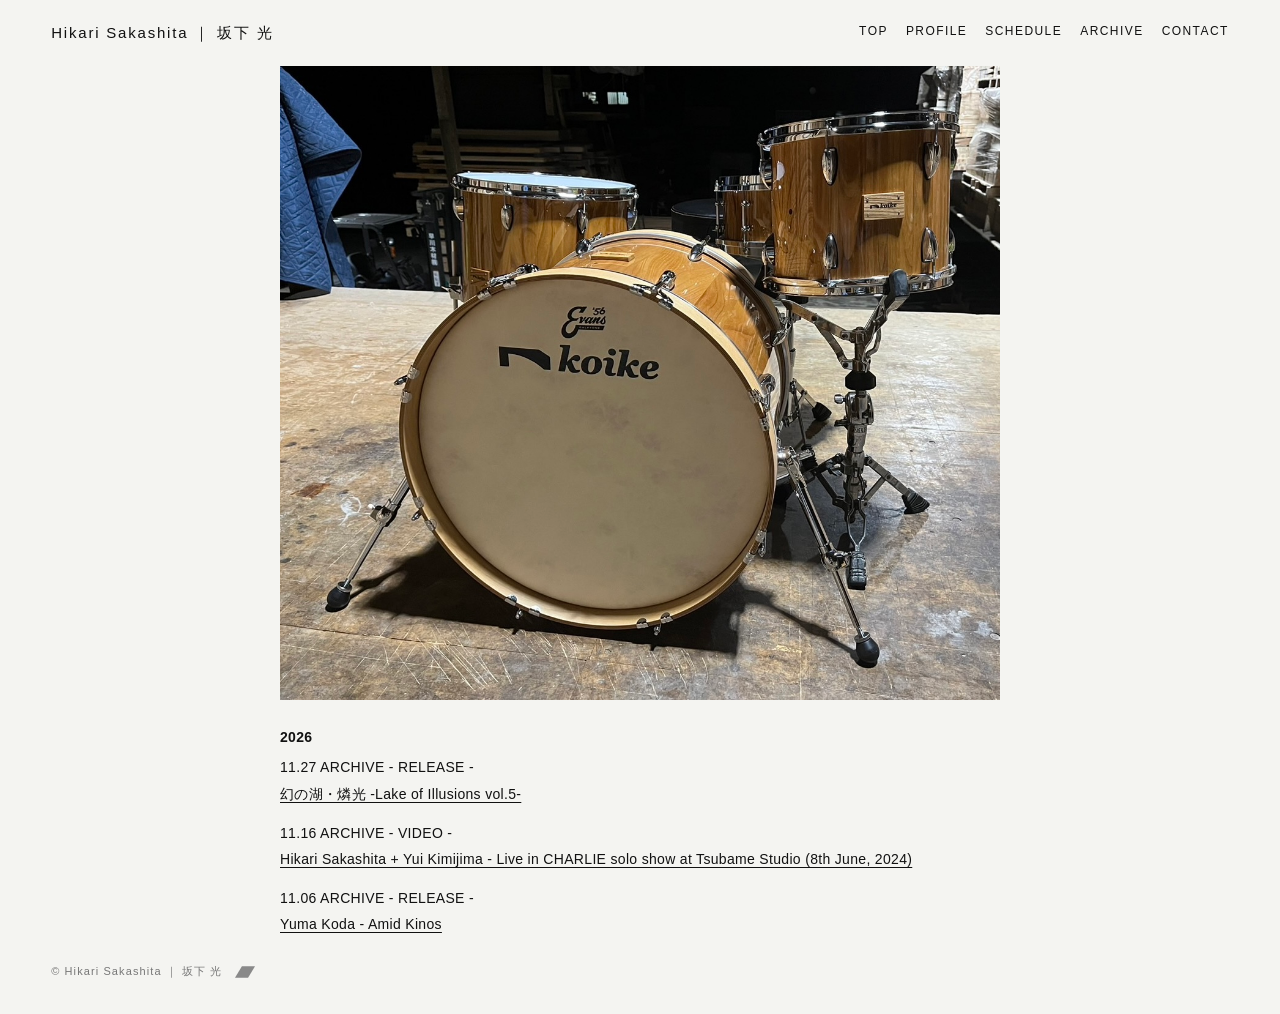
<file: index.html>
<!doctype html>
<html lang="ja"><head><meta charset="utf-8"><meta name="viewport" content="width=device-width,initial-scale=1">
<title>Hikari Sakashita ｜ 坂下 光</title><meta name="description" content="ドラマー、DJ、音楽家として活動するHikari Sakashita（坂下 光）のWebsite。プロフィール、スケジュール、リリース作品、映像、DJミックスなど掲載。">
<link rel="stylesheet" href="assets/style.css"><link rel="icon" type="image/x-icon" href="assets/favicon.ico">
<link rel="icon" type="image/png" sizes="32x32" href="assets/favicon-32.png">
<link rel="icon" type="image/png" sizes="192x192" href="assets/favicon-192.png">
<link rel="apple-touch-icon" sizes="180x180" href="assets/apple-touch-icon.png">
<meta name="apple-mobile-web-app-title" content="Hikari Sakashita ｜ 坂下 光">
</head><body>
<header class="site-header"><a class="brand" href="index.html">Hikari Sakashita ｜ 坂下 光</a>
<nav class="desktop-nav">
<a href="index.html">TOP</a><a href="profile.html">PROFILE</a><a href="schedule.html">SCHEDULE</a><a href="archive.html">ARCHIVE</a><a href="contact.html">CONTACT</a>
</nav>
<button class="menu-btn" aria-label="Open menu">MENU</button></header>

<div class="overlay">
  <div class="overlay-top"><a class="brand" href="index.html">Hikari Sakashita ｜ 坂下 光</a><button class="close" aria-label="Close menu">×</button></div>
  <nav><a href="index.html">TOP</a><a href="profile.html">PROFILE</a><a href="schedule.html">SCHEDULE</a><a href="archive.html">ARCHIVE</a><a href="contact.html">CONTACT</a></nav>
</div>


<main class="home">
  <figure style="margin:0 auto;max-width:720px;text-align:center">
    <a href="https://atenote.com/lineup/drumset/" target="_blank" rel="noopener noreferrer" aria-label="ATENOTEのドラムセットページを開く" style="display:block">
      <img src="assets/top-drums.jpg" alt="ドラムセット" style="display:block;width:100%;height:auto">
    </a>
  </figure>
  <section class="home-copy">
    <div class="news-list" style="max-width:720px;margin:24px auto 0;text-align:left;line-height:1.9;font-size:14px;">
      <div style="font-weight:bold;margin-bottom:4px;">2026</div>
      <div style="margin-bottom:12px;">11.27 ARCHIVE - RELEASE -<br><a href="https://lake-of-illusions.jp" target="_blank" rel="noopener noreferrer" style="text-decoration:underline;text-underline-offset:3px;">幻の湖・燐光 -Lake of Illusions vol.5-</a></div>
      <div style="margin-bottom:12px;">11.16 ARCHIVE - VIDEO -<br><a href="https://youtu.be/4fsQMydnOQw?si=p0c5CHvo27C0pBgI" target="_blank" rel="noopener noreferrer" style="text-decoration:underline;text-underline-offset:3px;">Hikari Sakashita + Yui Kimijima - Live in CHARLIE solo show at Tsubame Studio (8th June, 2024)</a></div>
      <div style="margin-bottom:12px;">11.06 ARCHIVE - RELEASE -<br><a href="https://yumakoda.bandcamp.com/album/amid-kinos" target="_blank" rel="noopener noreferrer" style="text-decoration:underline;text-underline-offset:3px;">Yuma Koda - Amid Kinos</a></div>
    </div>
  </section>
</main>
<footer><span class="footer-credit">© Hikari Sakashita ｜ 坂下 光</span><a class="footer-bandcamp" href="https://hikari-sakashita.bandcamp.com" target="_blank" rel="noopener noreferrer" aria-label="Bandcamp（新しいタブで開く）" title="Bandcamp"><svg viewBox="0 0 24 24" width="22" height="22" aria-hidden="true" focusable="false"><path d="M8.3 5H24l-8.3 14H0z" fill="currentColor"/></svg></a></footer><script src="assets/main.js"></script>
<script src="assets/content.js"></script>
<script src="assets/render-content.js"></script>
</body></html>
</file>
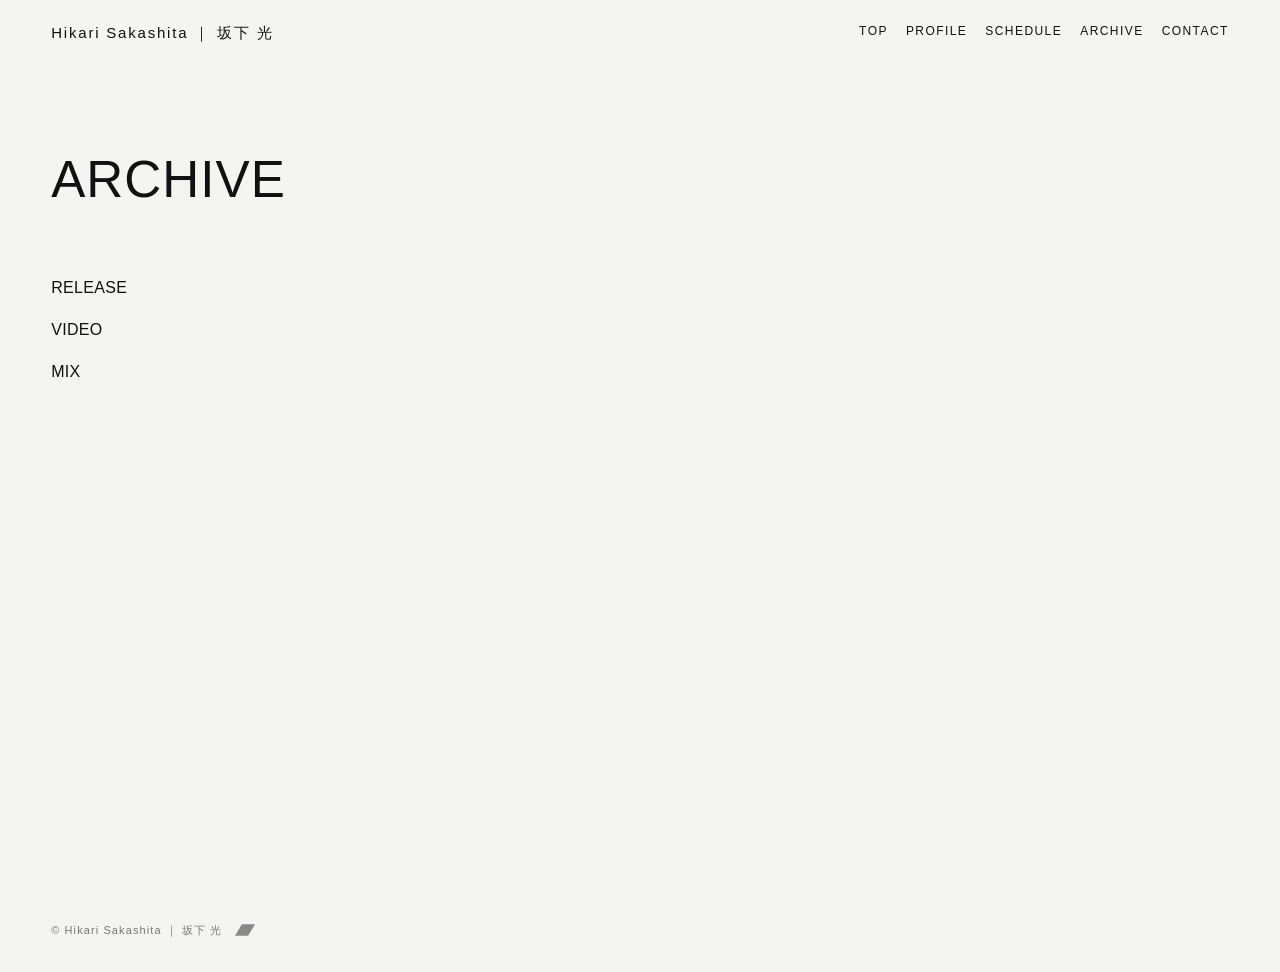
<file: archive.html>
<!doctype html>
<html lang="ja">
<head>
  <meta charset="utf-8">
  <meta name="viewport" content="width=device-width,initial-scale=1">
  <title>ARCHIVE | Hikari Sakashita ｜ 坂下 光</title>
  <meta name="description" content="Hikari Sakashita（坂下 光）のアーカイブ。参加したリリース作品、演奏映像、DJミックスなど、これまでの音楽活動に関する記録を掲載。">
  <link rel="stylesheet" href="assets/style.css">
<link rel="icon" type="image/x-icon" href="assets/favicon.ico">
<link rel="icon" type="image/png" sizes="32x32" href="assets/favicon-32.png">
<link rel="icon" type="image/png" sizes="192x192" href="assets/favicon-192.png">
<link rel="apple-touch-icon" sizes="180x180" href="assets/apple-touch-icon.png">
<meta name="apple-mobile-web-app-title" content="Hikari Sakashita ｜ 坂下 光">
</head>
<body>
<header class="site-header">
  <a class="brand" href="index.html">Hikari Sakashita ｜ 坂下 光</a>
  <nav class="desktop-nav">
    <a href="index.html">TOP</a><a href="profile.html">PROFILE</a><a href="schedule.html">SCHEDULE</a><a href="archive.html">ARCHIVE</a><a href="contact.html">CONTACT</a>
  </nav>
  <button class="menu-btn" aria-label="Open menu">MENU</button>
</header>

<div class="overlay">
  <div class="overlay-top"><a class="brand" href="index.html">Hikari Sakashita ｜ 坂下 光</a><button class="close" aria-label="Close menu">×</button></div>
  <nav><a href="index.html">TOP</a><a href="profile.html">PROFILE</a><a href="schedule.html">SCHEDULE</a><a href="archive.html">ARCHIVE</a><a href="contact.html">CONTACT</a></nav>
</div>

<main>
  <h1 class="page-title">ARCHIVE</h1>

  <nav aria-label="Archive categories" style="display:flex;flex-direction:column;align-items:flex-start;gap:24px;">
    <a href="discography.html">RELEASE</a>
    <a href="video.html">VIDEO</a>
    <a href="mix.html">MIX</a>
  </nav>
</main>

<footer><span class="footer-credit">© Hikari Sakashita ｜ 坂下 光</span><a class="footer-bandcamp" href="https://hikari-sakashita.bandcamp.com" target="_blank" rel="noopener noreferrer" aria-label="Bandcamp（新しいタブで開く）" title="Bandcamp"><svg viewBox="0 0 24 24" width="22" height="22" aria-hidden="true" focusable="false"><path d="M8.3 5H24l-8.3 14H0z" fill="currentColor"/></svg></a></footer>
<script src="assets/main.js"></script>
</body>
</html>
</file>
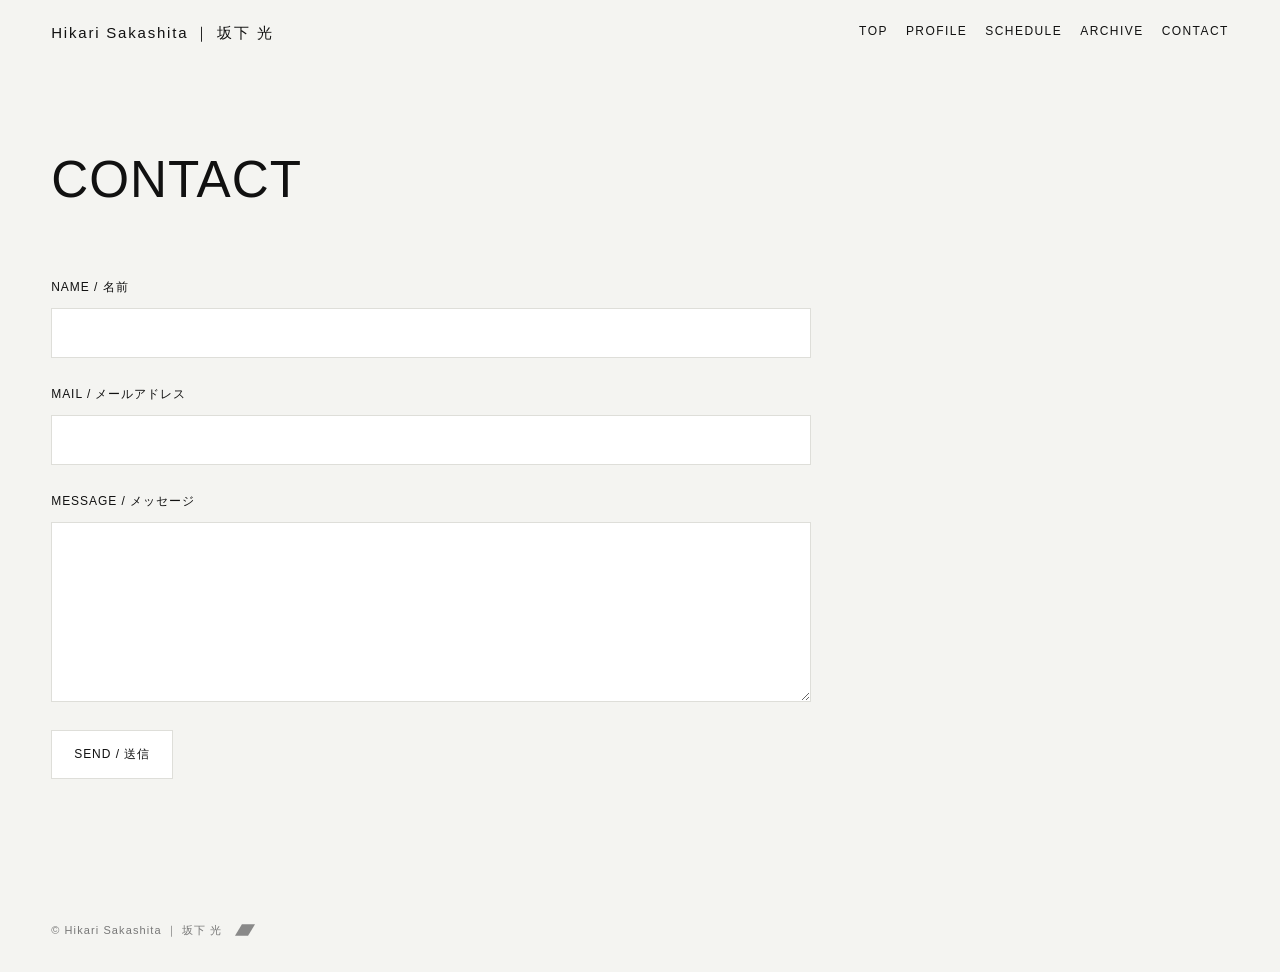
<file: contact.html>
<!doctype html>
<html lang="ja"><head><meta charset="utf-8"><meta name="viewport" content="width=device-width,initial-scale=1">
<title>CONTACT | Hikari Sakashita ｜ 坂下 光</title><meta name="description" content="Hikari Sakashita（坂下 光）へのお問い合わせページ。ライブ出演、ドラム演奏、DJ、レコーディング、コラボレーションなどのご依頼・ご相談はこちらから。">
<link rel="stylesheet" href="assets/style.css"><link rel="icon" type="image/x-icon" href="assets/favicon.ico">
<link rel="icon" type="image/png" sizes="32x32" href="assets/favicon-32.png">
<link rel="icon" type="image/png" sizes="192x192" href="assets/favicon-192.png">
<link rel="apple-touch-icon" sizes="180x180" href="assets/apple-touch-icon.png">
<meta name="apple-mobile-web-app-title" content="Hikari Sakashita ｜ 坂下 光">
</head><body>
<header class="site-header"><a class="brand" href="index.html">Hikari Sakashita ｜ 坂下 光</a>
<nav class="desktop-nav">
<a href="index.html">TOP</a><a href="profile.html">PROFILE</a><a href="schedule.html">SCHEDULE</a><a href="archive.html">ARCHIVE</a><a href="contact.html">CONTACT</a>
</nav>
<button class="menu-btn" aria-label="Open menu">MENU</button></header>

<div class="overlay">
  <div class="overlay-top"><a class="brand" href="index.html">Hikari Sakashita ｜ 坂下 光</a><button class="close" aria-label="Close menu">×</button></div>
  <nav><a href="index.html">TOP</a><a href="profile.html">PROFILE</a><a href="schedule.html">SCHEDULE</a><a href="archive.html">ARCHIVE</a><a href="contact.html">CONTACT</a></nav>
</div>


<main><h1 class="page-title">CONTACT</h1>
<div class="contact-wrap">
  <form id="contact-form" action="https://api.web3forms.com/submit" method="POST">
    <!-- Replace the placeholder with your Web3Forms public Access Key before sending. -->
    <input type="hidden" name="access_key" value="59adfd50-0d93-428a-8e21-d5fcf244876c">
    <input type="hidden" name="subject" value="Hikari Sakashita Website — Contact">
    <input type="hidden" name="from_name" value="Hikari Sakashita Website">
    <input type="checkbox" name="botcheck" class="contact-honeypot" tabindex="-1" autocomplete="off" aria-hidden="true">
    <div class="field"><label for="contact-name">NAME / 名前</label><input id="contact-name" name="name" type="text" autocomplete="name" maxlength="120" required></div>
    <div class="field"><label for="contact-email">MAIL / メールアドレス</label><input id="contact-email" name="email" type="email" autocomplete="email" maxlength="254" required></div>
    <div class="field"><label for="contact-message">MESSAGE / メッセージ</label><textarea id="contact-message" name="message" maxlength="10000" required></textarea></div>
    <div class="contact-captcha"><div class="h-captcha" data-captcha="true"></div></div>
    <button class="submit" type="submit">SEND / 送信</button>
    <p id="contact-status" class="form-status" role="status" aria-live="polite"></p>
  </form>
</div></main>
<footer><span class="footer-credit">© Hikari Sakashita ｜ 坂下 光</span><a class="footer-bandcamp" href="https://hikari-sakashita.bandcamp.com" target="_blank" rel="noopener noreferrer" aria-label="Bandcamp（新しいタブで開く）" title="Bandcamp"><svg viewBox="0 0 24 24" width="22" height="22" aria-hidden="true" focusable="false"><path d="M8.3 5H24l-8.3 14H0z" fill="currentColor"/></svg></a></footer><script src="assets/main.js"></script><script src="https://web3forms.com/client/script.js" async defer></script>
<script>
(function(){
  const form = document.getElementById("contact-form");
  const status = document.getElementById("contact-status");
  const button = form.querySelector("button[type=submit]");
  form.addEventListener("submit", async function(event){
    event.preventDefault();
    if (form.elements.access_key.value.includes("PASTE_YOUR")) {
      status.textContent = "送信設定がまだ完了していません。";
      return;
    }
    button.disabled = true;
    status.textContent = "送信中…";
    try {
      const response = await fetch(form.action, { method: "POST", body: new FormData(form) });
      const result = await response.json();
      if (!response.ok || !result.success) throw new Error(result.message || "送信できませんでした");
      status.textContent = "Message sent successfully. / メッセージを送信しました。";
      form.reset();
      if (window.hcaptcha) window.hcaptcha.reset();
    } catch (error) {
      status.textContent = "Failed to send message. / メッセージを送信できませんでした。";
    } finally { button.disabled = false; }
  });
})();
</script></body></html>
</file>
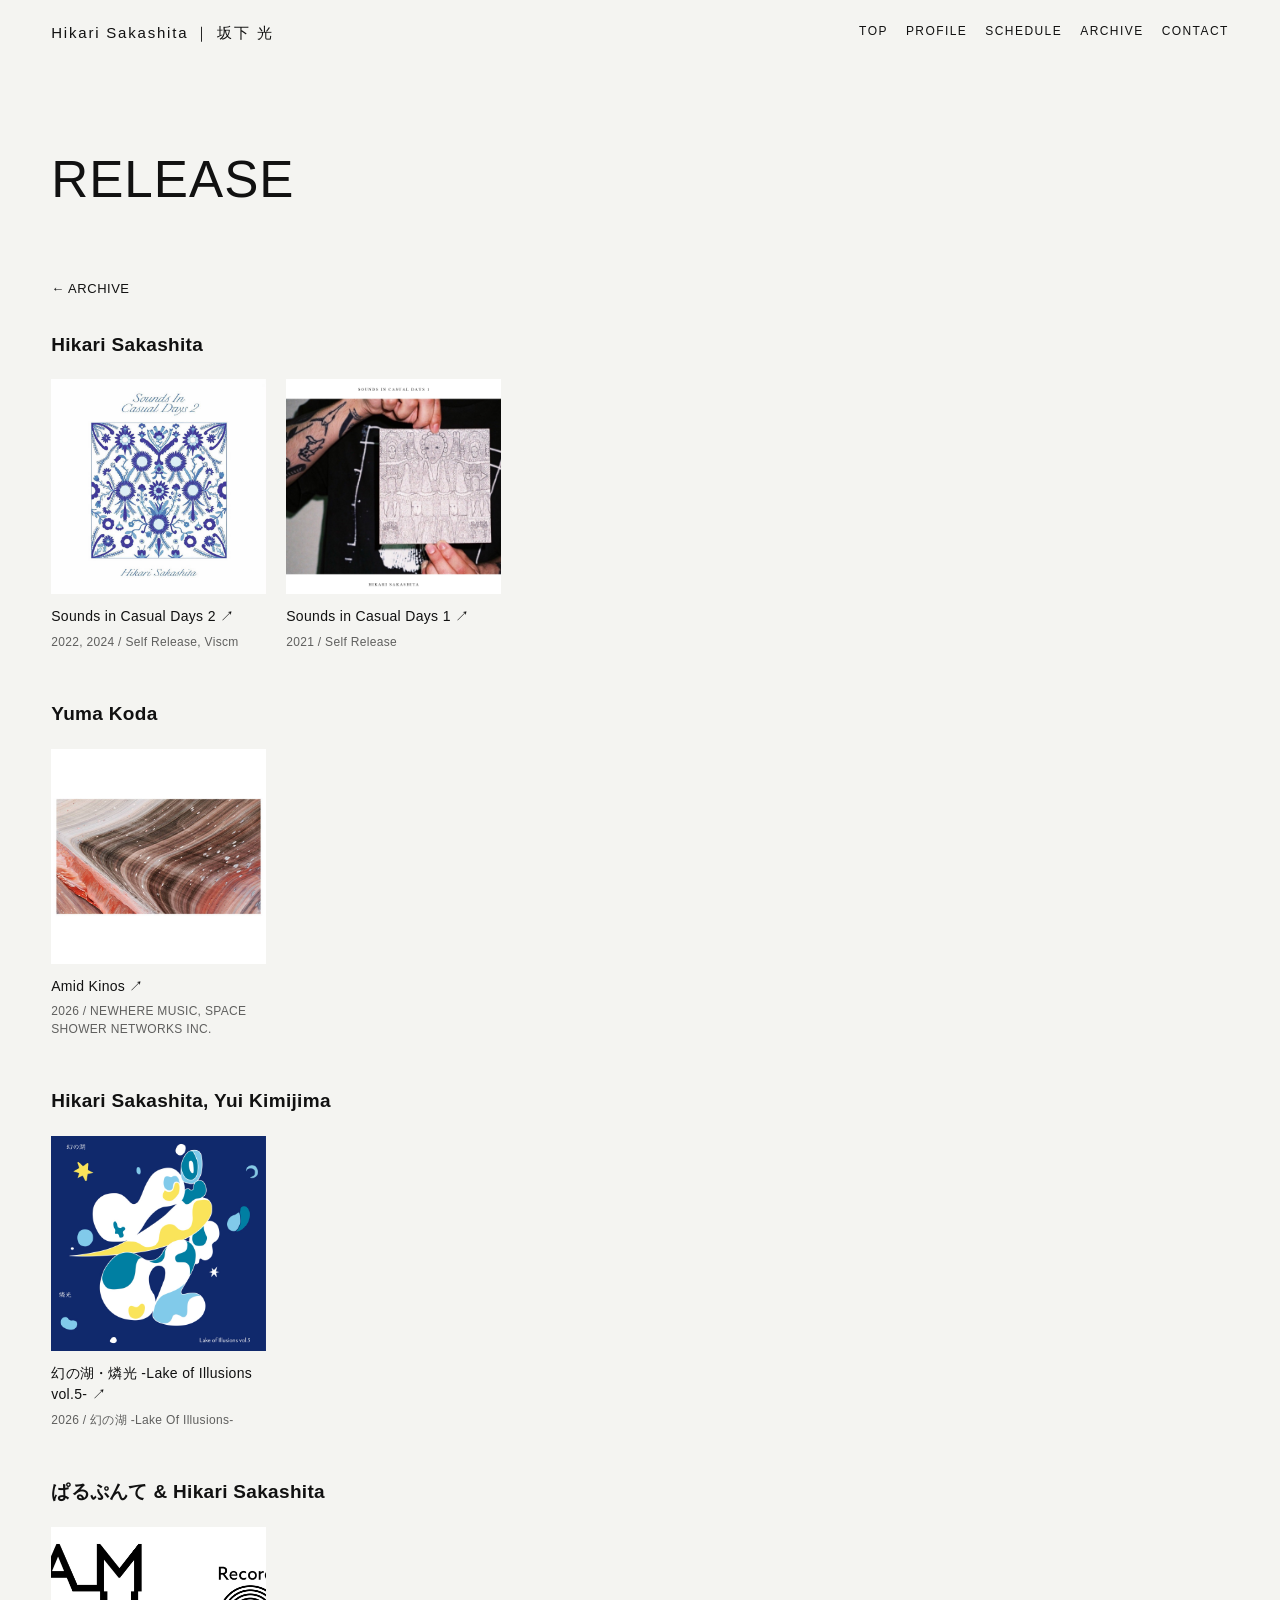
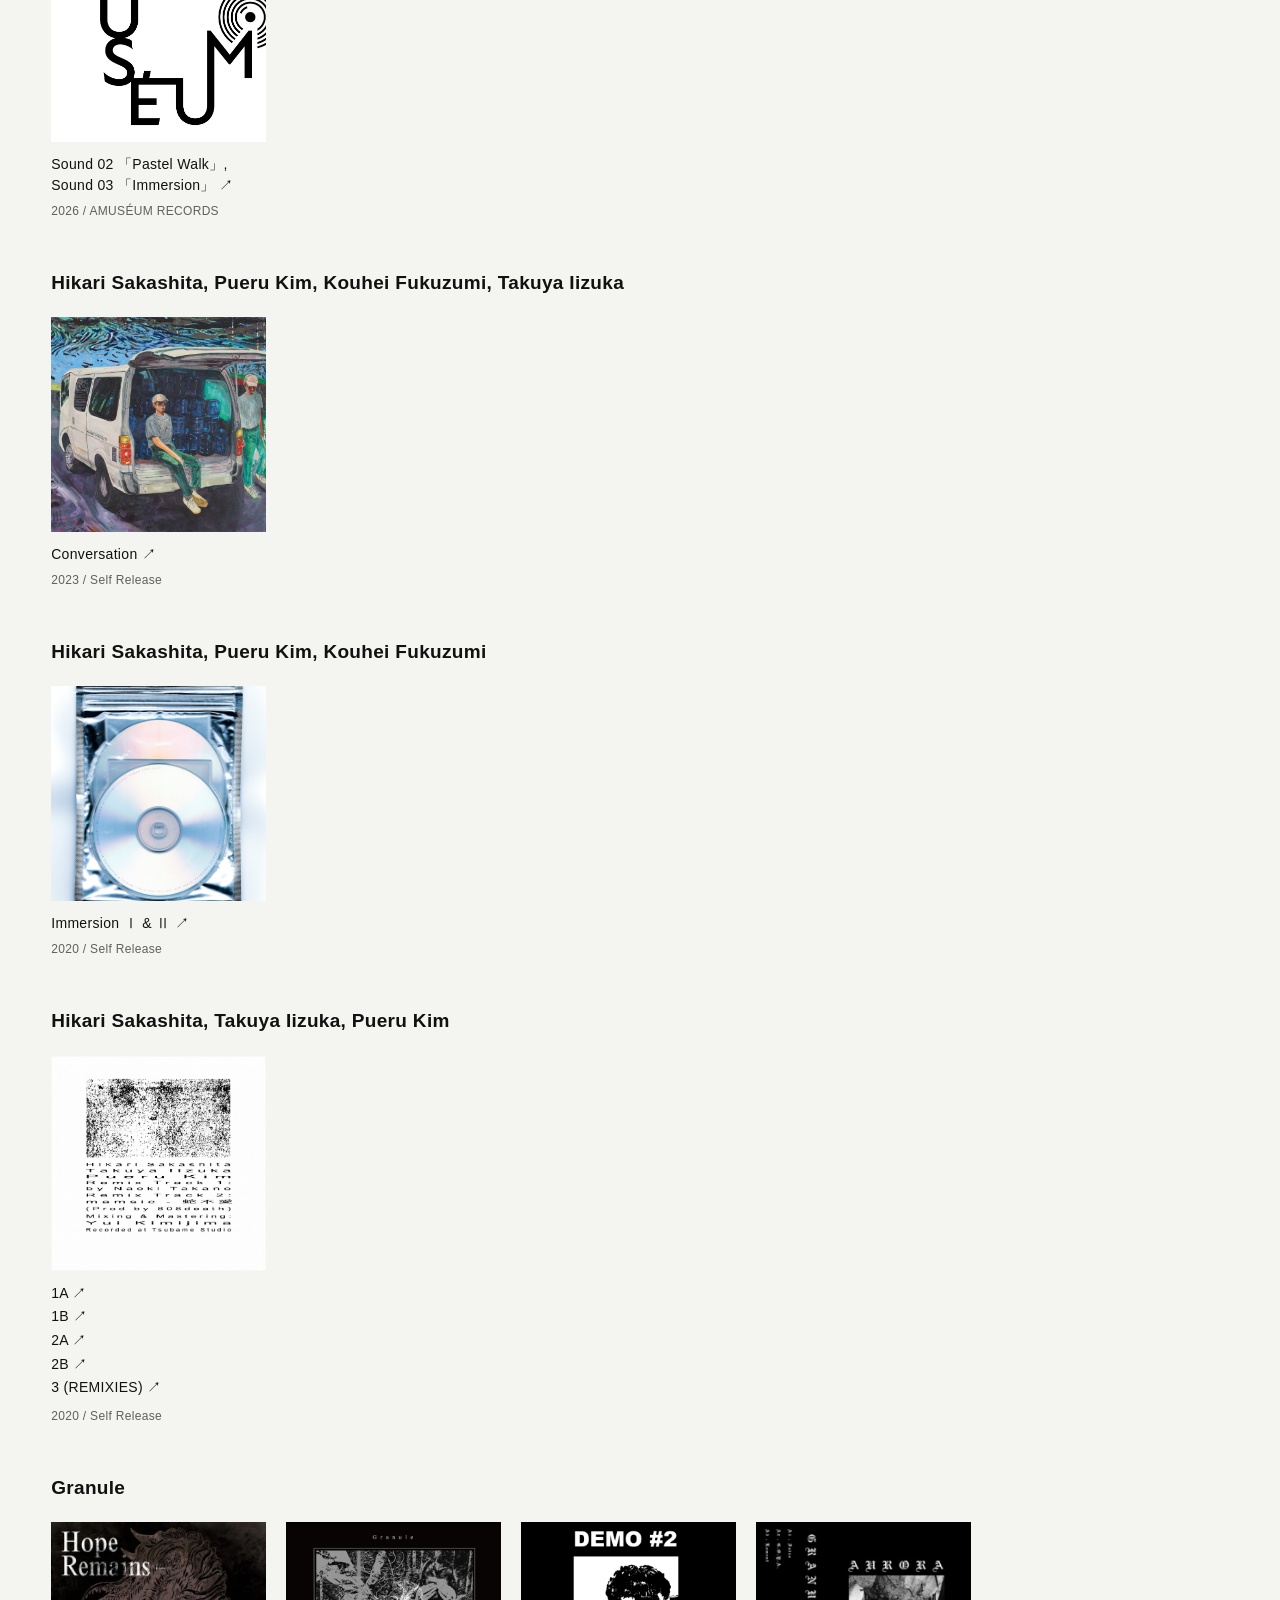
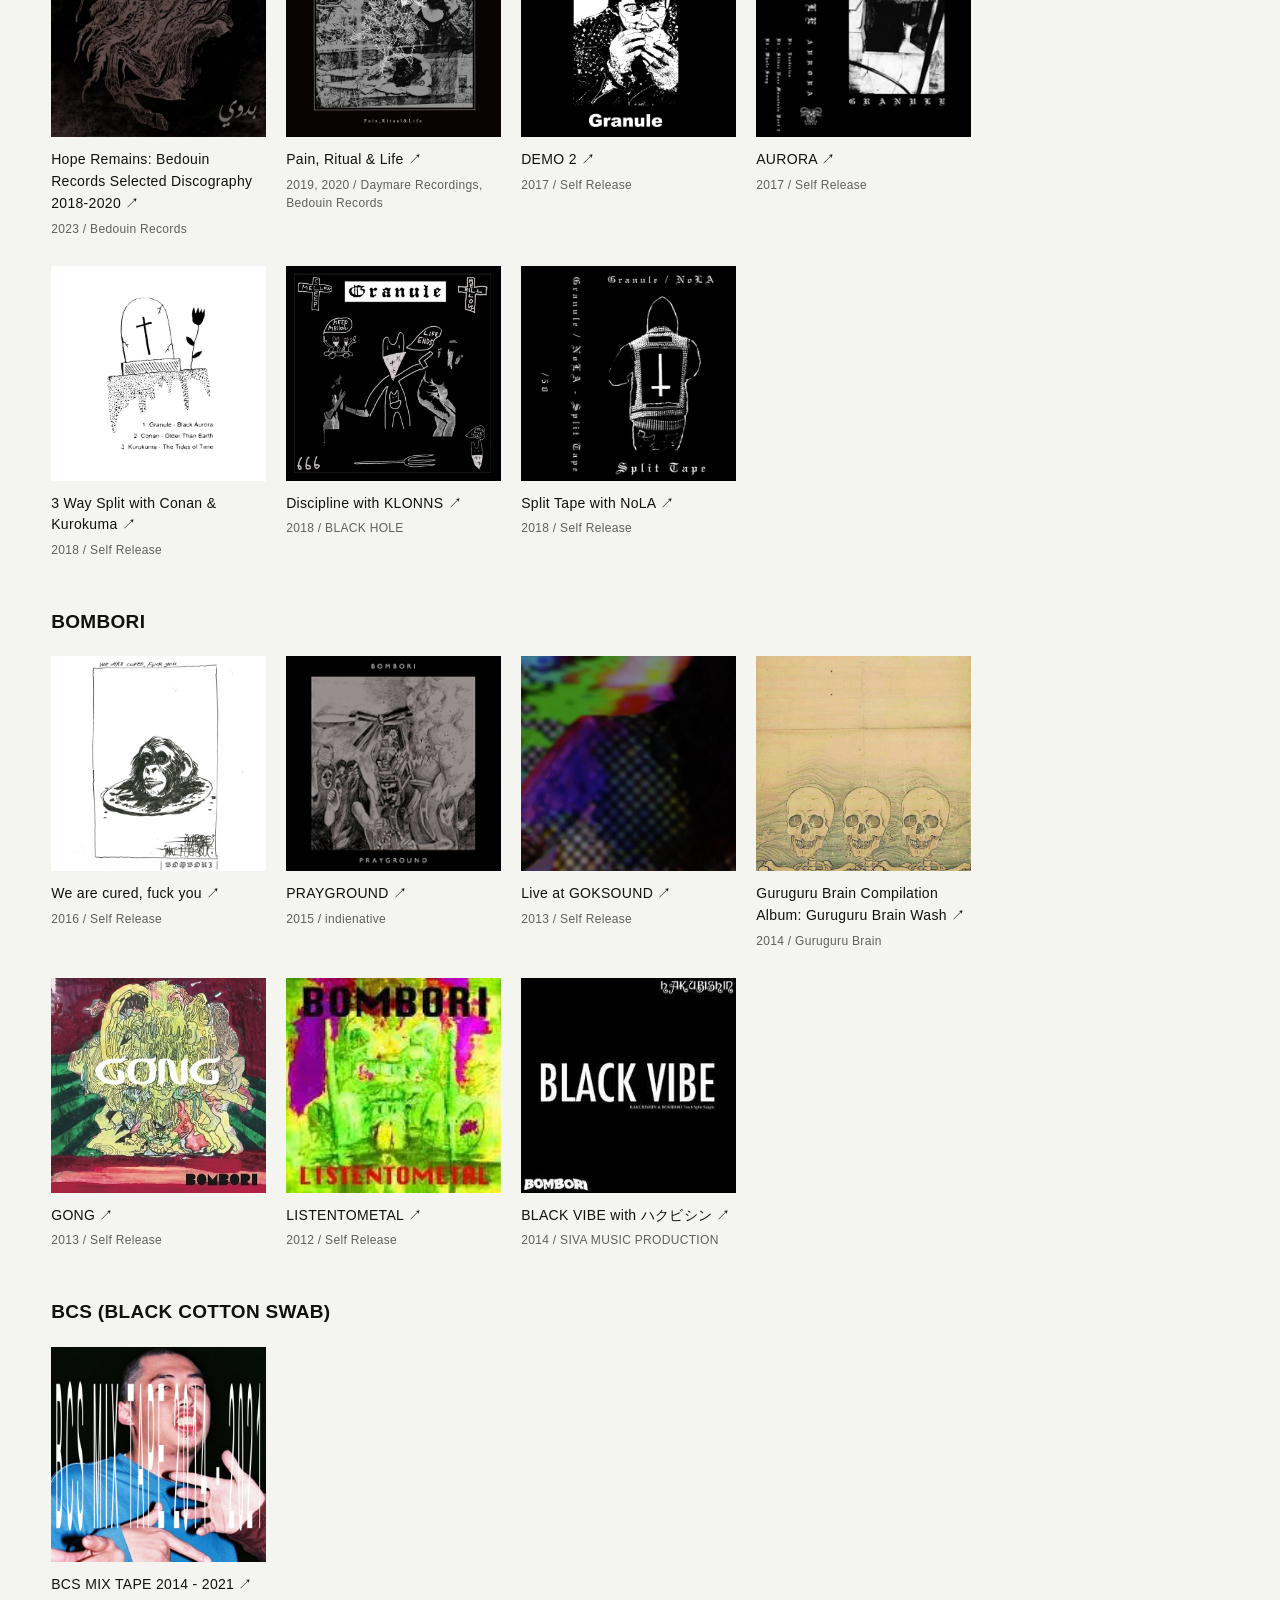
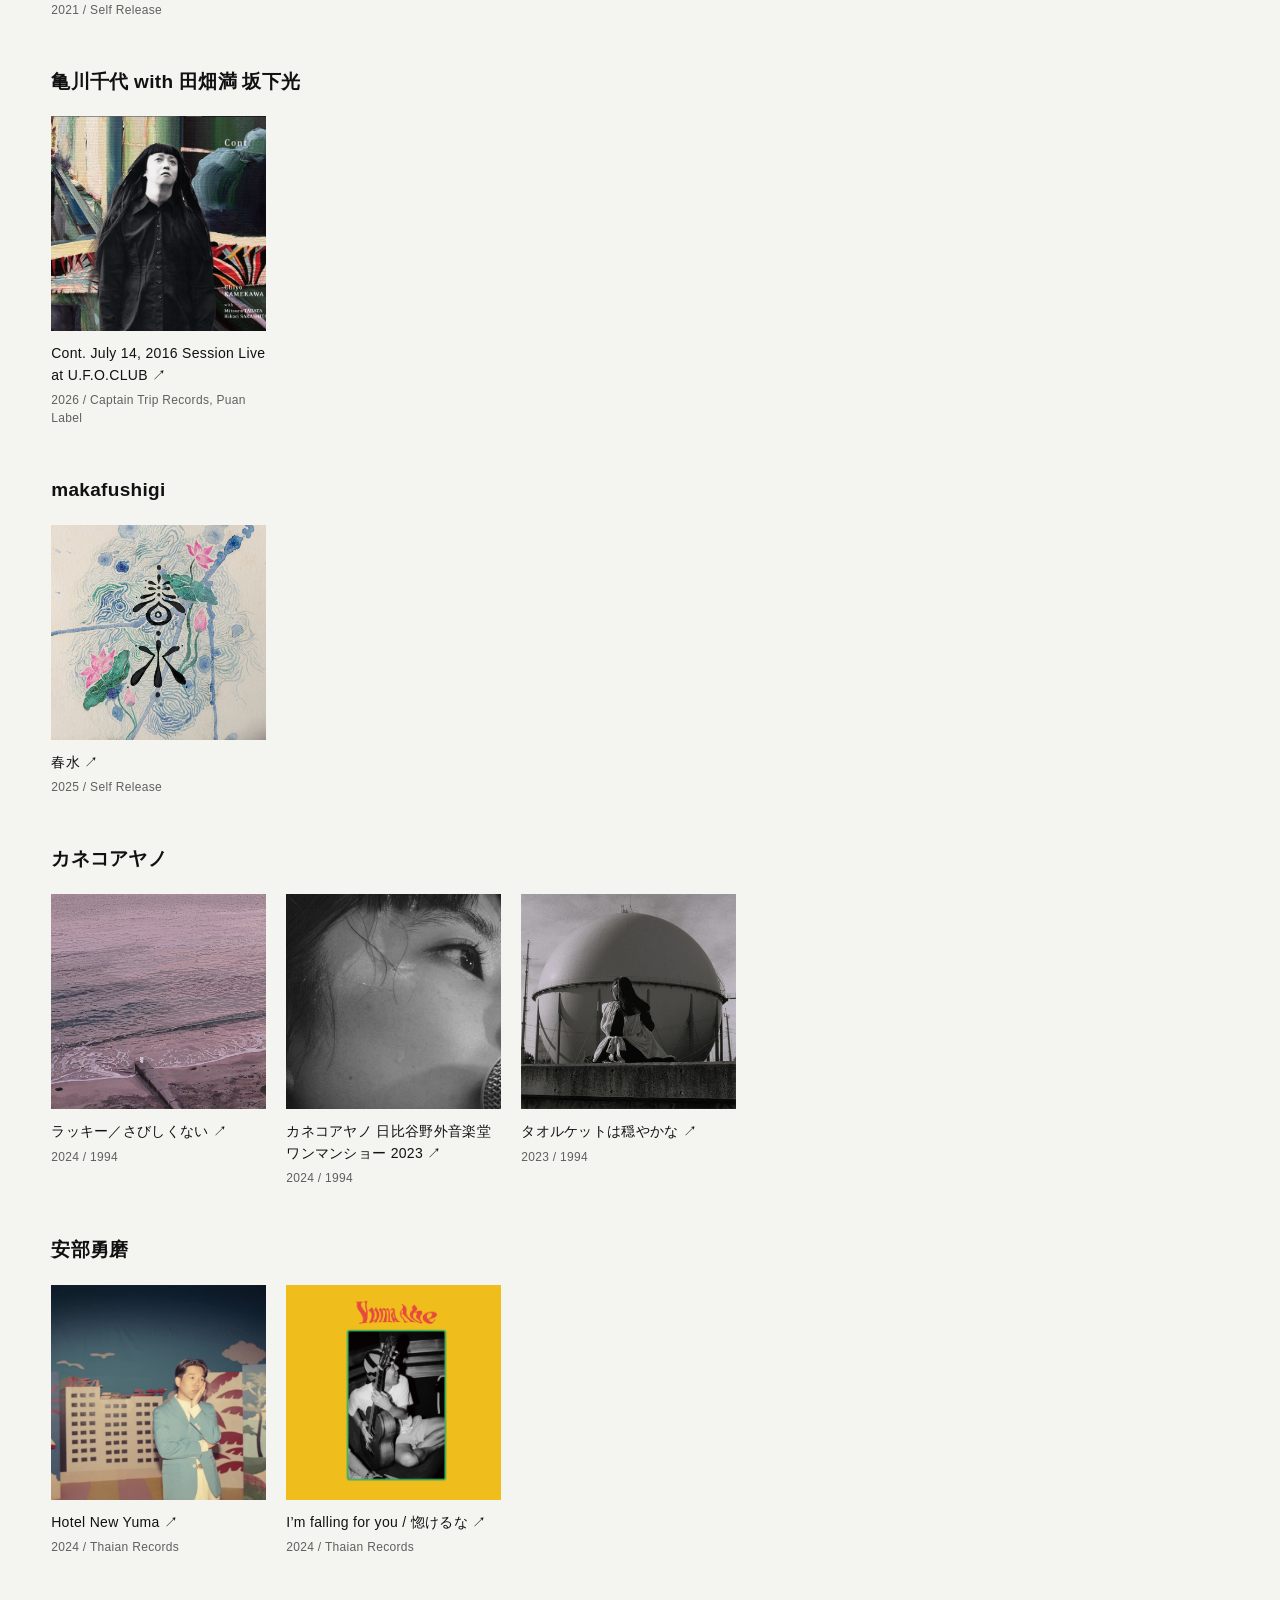
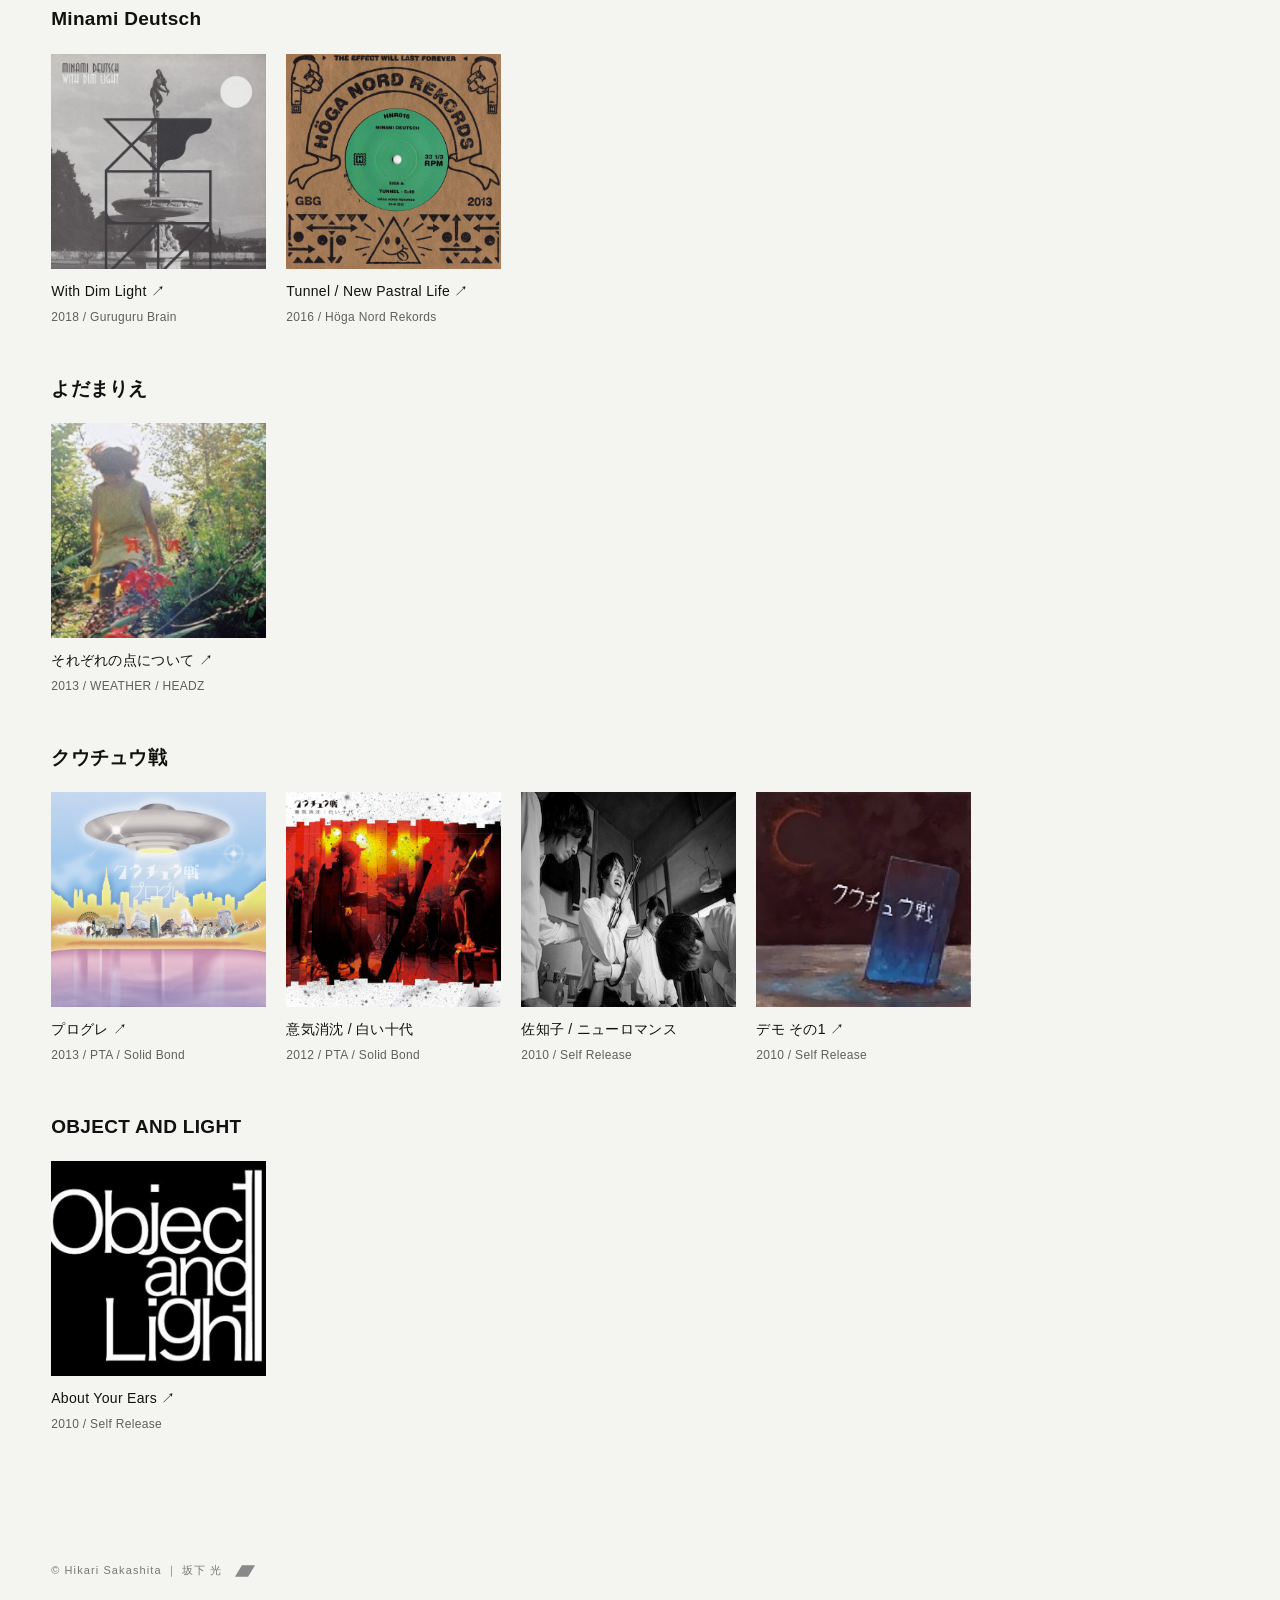
<file: discography.html>
<!doctype html>
<!DOCTYPE html>
<html lang="ja"><head><meta charset="utf-8"/><meta content="width=device-width,initial-scale=1" name="viewport"/>
<title>RELEASE | Hikari Sakashita ｜ 坂下 光</title><meta content="Hikari Sakashita（坂下 光）のリリース作品一覧。ソロ作品をはじめ、BOMBORI、Granuleなどのバンド作品や、さまざまなアーティストとの共作・参加作品を掲載。他に、ぱるぷんて、Pueru Kim、Kouhei Fukuzumi（Ultrafog）、Takuya Iizuka、Minami Deutsch、南ドイツ、makafushigi、カネコアヤノ、kanekoayano、Kaneko Ayano、never young beach、Yuma Abe、安部勇磨、亀川千代、田畑満、Chiyo Kamekawa、Mitsuru Tabata、BCS（BLACK COTTON SWAB）、よだまりえ、クウチュウ戦（kuuchewsen）、OBJECT AND LIGHTなど" name="description"/>
<link href="assets/style.css" rel="stylesheet"/><style>
.archive-back{display:inline-block;margin:0 0 34px;color:inherit;text-decoration:none;font-size:13px;letter-spacing:.04em}
.archive-back:hover{text-decoration:underline}
.discography{max-width:920px}
.dg{margin:0 0 48px}
.dg h2{font-size:19px;line-height:1.55;margin:0 0 20px;font-weight:700}
.release-grid{display:grid;grid-template-columns:repeat(4,minmax(0,1fr));gap:28px 20px;max-width:920px}
.release-card{min-width:0}
.release-cover-button{padding:0;border:0;background:none;width:100%;display:block;cursor:zoom-in}
.release-cover{display:block;width:100%;aspect-ratio:1/1;object-fit:cover;border:0}
.release-title{font-size:14px;line-height:1.55;margin:12px 0 5px;overflow-wrap:anywhere}
.release-title a{color:inherit;text-decoration:none}
.release-title a:hover{text-decoration:underline}
.release-meta{font-size:12px;line-height:1.5;opacity:.65}
.release-lightbox{position:fixed;inset:0;background:rgba(0,0,0,.88);z-index:10000;display:none;align-items:center;justify-content:center;padding:45px 18px 22px;box-sizing:border-box}
.release-lightbox.open{display:flex}
.release-lightbox img{max-width:100%;max-height:100%;object-fit:contain}
.release-lightbox-close{position:absolute;top:10px;right:20px;color:white;border:0;background:none;font-size:36px;cursor:pointer}
@media(max-width:700px){.archive-back{margin-bottom:28px;font-size:12px}.dg{margin-bottom:42px}.dg h2{font-size:17px}.release-grid{grid-template-columns:repeat(2,minmax(0,1fr));gap:28px 14px}.release-title{font-size:13px}.release-meta{font-size:11px}}
</style><link rel="icon" type="image/x-icon" href="assets/favicon.ico">
<link rel="icon" type="image/png" sizes="32x32" href="assets/favicon-32.png">
<link rel="icon" type="image/png" sizes="192x192" href="assets/favicon-192.png">
<link rel="apple-touch-icon" sizes="180x180" href="assets/apple-touch-icon.png">
<meta name="apple-mobile-web-app-title" content="Hikari Sakashita ｜ 坂下 光">
</head><body>
<header class="site-header"><a class="brand" href="index.html">Hikari Sakashita ｜ 坂下 光</a><nav class="desktop-nav"><a href="index.html">TOP</a><a href="profile.html">PROFILE</a><a href="schedule.html">SCHEDULE</a><a href="archive.html">ARCHIVE</a><a href="contact.html">CONTACT</a></nav><button aria-label="Open menu" class="menu-btn">MENU</button></header>
<div class="overlay"><div class="overlay-top"><a class="brand" href="index.html">Hikari Sakashita ｜ 坂下 光</a><button aria-label="Close menu" class="close">×</button></div><nav><a href="index.html">TOP</a><a href="profile.html">PROFILE</a><a href="schedule.html">SCHEDULE</a><a href="archive.html">ARCHIVE</a><a href="contact.html">CONTACT</a></nav></div>
<main><h1 class="page-title">RELEASE</h1><a class="archive-back" href="archive.html">← ARCHIVE</a><div class="discography"><section class="dg"><h2>Hikari Sakashita</h2><div class="release-grid"><article class="release-card"><button aria-label="Sounds in Casual Days 2 の画像を拡大" class="release-cover-button" type="button"><img alt="Sounds in Casual Days 2" class="release-cover" loading="lazy" src="assets/%20%20%20%20release/soundsincasualdays2.JPG"/></button><p class="release-title"><a href="https://viscm.bandcamp.com/album/sounds-in-casual-days-2" rel="noopener noreferrer" target="_blank">Sounds in Casual Days 2 ↗</a></p><div class="release-meta">2022, 2024 / Self Release, Viscm</div></article><article class="release-card"><button aria-label="Sounds in Casual Days 1 の画像を拡大" class="release-cover-button" type="button"><img alt="Sounds in Casual Days 1" class="release-cover" loading="lazy" src="assets/%20%20%20%20release/soundsincasualdays1.PNG"/></button><p class="release-title"><a href="https://hikari-sakashita.bandcamp.com/album/sounds-in-casual-days-1" target="_blank" rel="noopener noreferrer">Sounds in Casual Days 1 ↗</a></p><div class="release-meta">2021 / Self Release</div></article></div></section><section class="dg"><h2>Yuma Koda</h2><div class="release-grid"><article class="release-card"><button aria-label="Amid Kinos の画像を拡大" class="release-cover-button" type="button"><img alt="Amid Kinos" class="release-cover" loading="lazy" src="assets/%20%20%20%20release/amidkinos.jpeg"/></button><p class="release-title"><a href="https://yumakoda.bandcamp.com/album/amid-kinos" rel="noopener noreferrer" target="_blank">Amid Kinos ↗</a></p><div class="release-meta">2026 / NEWHERE MUSIC, SPACE SHOWER NETWORKS INC.</div></article></div></section><section class="dg"><h2>Hikari Sakashita, Yui Kimijima</h2><div class="release-grid"><article class="release-card"><button aria-label="幻の湖・燐光 -Lake of Illusions vol.5- の画像を拡大" class="release-cover-button" type="button"><img alt="幻の湖・燐光 -Lake of Illusions vol.5-" class="release-cover" loading="lazy" src="assets/%20%20%20%20release/lake-of-illusions-vol5.jpeg"/></button><p class="release-title"><a href="https://www.hmv.co.jp/news/article/261119138/" rel="noopener noreferrer" target="_blank">幻の湖・燐光 -Lake of Illusions vol.5- ↗</a></p><div class="release-meta">2026 / 幻の湖 -Lake Of Illusions-</div></article></div></section><section class="dg"><h2>ぱるぷんて &amp; Hikari Sakashita</h2><div class="release-grid"><article class="release-card"><button aria-label="Sound 02 「Pastel Walk」, Sound 03 「Immersion」 の画像を拡大" class="release-cover-button" type="button"><img alt="Sound 02 「Pastel Walk」, Sound 03 「Immersion」" class="release-cover" loading="lazy" src="assets/%20%20%20%20release/pastelwalkimmersion.JPG"/></button><p class="release-title"><a href="https://amuseum-official.com/news/sound-on-amuseum-records-launches" rel="noopener noreferrer" target="_blank">Sound 02 「Pastel Walk」, Sound 03 「Immersion」 ↗</a></p><div class="release-meta">2026 / AMUSÉUM RECORDS</div></article></div></section><section class="dg"><h2>Hikari Sakashita, Pueru Kim, Kouhei Fukuzumi, Takuya Iizuka</h2><div class="release-grid"><article class="release-card"><button aria-label="Conversation の画像を拡大" class="release-cover-button" type="button"><img alt="Conversation" class="release-cover" loading="lazy" src="assets/%20%20%20%20release/conversation.JPG"/></button><p class="release-title"><a href="https://immersion.bandcamp.com/album/conversation" rel="noopener noreferrer" target="_blank">Conversation ↗</a></p><div class="release-meta">2023 / Self Release</div></article></div></section><section class="dg"><h2>Hikari Sakashita, Pueru Kim, Kouhei Fukuzumi</h2><div class="release-grid"><article class="release-card"><button aria-label="Immersion Ⅰ &amp; Ⅱ の画像を拡大" class="release-cover-button" type="button"><img alt="Immersion Ⅰ &amp; Ⅱ" class="release-cover" loading="lazy" src="assets/%20%20%20%20release/immersion1and2.JPG"/></button><p class="release-title"><a href="https://immersion.bandcamp.com/album/immersion-i" rel="noopener noreferrer" target="_blank">Immersion Ⅰ &amp; Ⅱ ↗</a></p><div class="release-meta">2020 / Self Release</div></article></div></section><section class="dg"><h2>Hikari Sakashita, Takuya Iizuka, Pueru Kim</h2><div class="release-grid"><article class="release-card"><button aria-label="Hikari Sakashita, Takuya Iizuka, Pueru Kim の画像を拡大" class="release-cover-button" type="button"><img alt="Hikari Sakashita, Takuya Iizuka, Pueru Kim" class="release-cover" loading="lazy" src="assets/%20%20%20%20release/hikari-takuya-pueru-2020.jpeg"/></button><p class="release-title" style="margin:12px 0 0"><a href="https://drive.google.com/drive/folders/1eSFDBdIScwyMrNNLM7iSJAwID5A8bVLw" rel="noopener noreferrer" target="_blank">1A ↗</a></p><p class="release-title" style="margin:2px 0 0"><a href="https://drive.google.com/drive/folders/1_l-9NljKnqMdx-B9_UvHyaezdrRDtgKe" rel="noopener noreferrer" target="_blank">1B ↗</a></p><p class="release-title" style="margin:2px 0 0"><a href="https://drive.google.com/drive/folders/1thiDu3YJ9GCVoUvH-Rq-hs_Wzxe9E5ru" rel="noopener noreferrer" target="_blank">2A ↗</a></p><p class="release-title" style="margin:2px 0 0"><a href="https://drive.google.com/drive/folders/1fAmndxoyXFjoVpaa3q5L9634TdHReKEP" rel="noopener noreferrer" target="_blank">2B ↗</a></p><p class="release-title" style="margin:2px 0 0"><a href="https://drive.google.com/drive/folders/19qR0w0qLwRpMzGgo9vWDgsGT6njOMa8w" rel="noopener noreferrer" target="_blank">3 (REMIXIES) ↗</a></p><div class="release-meta" style="margin-top:8px">2020 / Self Release</div></article></div></section><section class="dg"><h2>Granule</h2><div class="release-grid"><article class="release-card"><button aria-label="Hope Remains: Bedouin Records Selected Discography 2018-2020 の画像を拡大" class="release-cover-button" type="button"><img alt="Hope Remains: Bedouin Records Selected Discography 2018-2020" class="release-cover" loading="lazy" src="assets/%20%20%20%20release/hoperemains.WEBP"/></button><p class="release-title"><a href="https://neoself.bandcamp.com/album/hope-remains-bedouin-records-selected-discography-2018-2020" rel="noopener noreferrer" target="_blank">Hope Remains: Bedouin Records Selected Discography 2018-2020 ↗</a></p><div class="release-meta">2023 / Bedouin Records</div></article><article class="release-card"><button aria-label="Pain, Ritual &amp; Life の画像を拡大" class="release-cover-button" type="button"><img alt="Pain, Ritual &amp; Life" class="release-cover" loading="lazy" src="assets/%20%20%20%20release/painritualandlife.JPG"/></button><p class="release-title"><a href="https://neoself.bandcamp.com/album/pain-ritual-life" rel="noopener noreferrer" target="_blank">Pain, Ritual &amp; Life ↗</a></p><div class="release-meta">2019, 2020 / Daymare Recordings, Bedouin Records</div></article><article class="release-card"><button aria-label="DEMO 2 の画像を拡大" class="release-cover-button" type="button"><img alt="DEMO 2" class="release-cover" loading="lazy" src="assets/%20%20%20%20release/demo2.JPG"/></button><p class="release-title"><a href="https://youtu.be/7JRpi3aWOLw?si=jNCdvouwYvKa4hHn" rel="noopener noreferrer" target="_blank">DEMO 2 ↗</a></p><div class="release-meta">2017 / Self Release</div></article><article class="release-card"><button aria-label="AURORA の画像を拡大" class="release-cover-button" type="button"><img alt="AURORA" class="release-cover" loading="lazy" src="assets/%20%20%20%20release/aurora.JPG"/></button><p class="release-title"><a href="https://youtu.be/M7riOI3Vt_Y?si=R2K7nbvsuNx6npXw" rel="noopener noreferrer" target="_blank">AURORA ↗</a></p><div class="release-meta">2017 / Self Release</div></article><article class="release-card"><button aria-label="3 Way Split with Conan &amp; Kurokuma の画像を拡大" class="release-cover-button" type="button"><img alt="3 Way Split with Conan &amp; Kurokuma" class="release-cover" loading="lazy" src="assets/%20%20%20%20release/3waysplit.JPG"/></button><p class="release-title"><a href="https://kurokumauk.bandcamp.com/album/conan-kurokuma-granule-3-way-split" rel="noopener noreferrer" target="_blank">3 Way Split with Conan &amp; Kurokuma ↗</a></p><div class="release-meta">2018 / Self Release</div></article><article class="release-card"><button aria-label="Discipline with KLONNS の画像を拡大" class="release-cover-button" type="button"><img alt="Discipline with KLONNS" class="release-cover" loading="lazy" src="assets/%20%20%20%20release/discipline.JPG"/></button><p class="release-title"><a href="https://blackholekuroiana.bandcamp.com/album/discipline" rel="noopener noreferrer" target="_blank">Discipline with KLONNS ↗</a></p><div class="release-meta">2018 / BLACK HOLE</div></article><article class="release-card"><button aria-label="Split Tape with NoLA の画像を拡大" class="release-cover-button" type="button"><img alt="Split Tape with NoLA" class="release-cover" loading="lazy" src="assets/%20%20%20%20release/splittape.JPG"/></button><p class="release-title"><a href="https://www.discogs.com/release/11610871-Granule-2-NoLA-Split-Tape" rel="noopener noreferrer" target="_blank">Split Tape with NoLA ↗</a></p><div class="release-meta">2018 / Self Release</div></article></div></section><section class="dg"><h2>BOMBORI</h2><div class="release-grid"><article class="release-card"><button aria-label="We are cured, fuck you の画像を拡大" class="release-cover-button" type="button"><img alt="We are cured, fuck you" class="release-cover" loading="lazy" src="assets/%20%20%20%20release/wearecured.JPG"/></button><p class="release-title"><a href="https://youtu.be/-sVwG3p6kOU?si=5Rmg5qRIWmdanCN_" rel="noopener noreferrer" target="_blank">We are cured, fuck you ↗</a></p><div class="release-meta">2016 / Self Release</div></article><article class="release-card"><button aria-label="PRAYGROUND の画像を拡大" class="release-cover-button" type="button"><img alt="PRAYGROUND" class="release-cover" loading="lazy" src="assets/%20%20%20%20release/prayground.JPG"/></button><p class="release-title"><a href="https://youtu.be/-FNKTqwem9w?si=ezBGs0I8vmlJ_bEh" rel="noopener noreferrer" target="_blank">PRAYGROUND ↗</a></p><div class="release-meta">2015 / indienative</div></article><article class="release-card"><button aria-label="Live at GOKSOUND の画像を拡大" class="release-cover-button" type="button"><img alt="Live at GOKSOUND" class="release-cover" loading="lazy" src="assets/%20%20%20%20release/liveatgoksound.PNG"/></button><p class="release-title"><a href="https://youtu.be/T_EHIurCmgI" rel="noopener noreferrer" target="_blank">Live at GOKSOUND ↗</a></p><div class="release-meta">2013 / Self Release</div></article><article class="release-card"><button aria-label="Guruguru Brain Compilation Album: Guruguru Brain Wash の画像を拡大" class="release-cover-button" type="button"><img alt="Guruguru Brain Compilation Album: Guruguru Brain Wash" class="release-cover" loading="lazy" src="assets/%20%20%20%20release/gurugurubraincompilation.JPG"/></button><p class="release-title"><a href="https://gurugurubrain.bandcamp.com/album/guruguru-brain-wash" rel="noopener noreferrer" target="_blank">Guruguru Brain Compilation Album: Guruguru Brain Wash ↗</a></p><div class="release-meta">2014 / Guruguru Brain</div></article><article class="release-card"><button aria-label="GONG の画像を拡大" class="release-cover-button" type="button"><img alt="GONG" class="release-cover" loading="lazy" src="assets/%20%20%20%20release/gong.WEBP"/></button><p class="release-title"><a href="https://youtu.be/mmtYDeZZWhc?si=4Z8W7QlLqbacowbX" rel="noopener noreferrer" target="_blank">GONG ↗</a></p><div class="release-meta">2013 / Self Release</div></article><article class="release-card"><button aria-label="LISTENTOMETAL の画像を拡大" class="release-cover-button" type="button"><img alt="LISTENTOMETAL" class="release-cover" loading="lazy" src="assets/%20%20%20%20release/listentometal.JPG"/></button><p class="release-title"><a href="https://diskunion.net/detail/1001726265" rel="noopener noreferrer" target="_blank">LISTENTOMETAL ↗</a></p><div class="release-meta">2012 / Self Release</div></article><article class="release-card"><button aria-label="BLACK VIBE with ハクビシン の画像を拡大" class="release-cover-button" type="button"><img alt="BLACK VIBE with ハクビシン" class="release-cover" loading="lazy" src="assets/%20%20%20%20release/blackvibe.JPG"/></button><p class="release-title"><a href="https://diskunion-shimokitazawa.blog.jp/archives/16330120.html" rel="noopener noreferrer" target="_blank">BLACK VIBE with ハクビシン ↗</a></p><div class="release-meta">2014 / SIVA MUSIC PRODUCTION</div></article></div></section><section class="dg"><h2>BCS (BLACK COTTON SWAB)</h2><div class="release-grid"><article class="release-card"><button aria-label="BCS MIX TAPE 2014 - 2021 の画像を拡大" class="release-cover-button" type="button"><img alt="BCS MIX TAPE 2014 - 2021" class="release-cover" loading="lazy" src="assets/%20%20%20%20release/bcsmixtape.JPG"/></button><p class="release-title"><a href="https://blackcottonswabcrew.bandcamp.com/album/bcs-mix-tape-2014-2021" rel="noopener noreferrer" target="_blank">BCS MIX TAPE 2014 - 2021 ↗</a></p><div class="release-meta">2021 / Self Release</div></article></div></section><section class="dg"><h2>亀川千代 with 田畑満 坂下光</h2><div class="release-grid"><article class="release-card"><button aria-label="Cont. July 14, 2016 Session Live at U.F.O.CLUB の画像を拡大" class="release-cover-button" type="button"><img alt="Cont. July 14, 2016 Session Live at U.F.O.CLUB" class="release-cover" loading="lazy" src="assets/%20%20%20%20release/cont.JPG"/></button><p class="release-title"><a href="https://www.instagram.com/puan_thai/" rel="noopener noreferrer" target="_blank">Cont. July 14, 2016 Session Live at U.F.O.CLUB ↗</a></p><div class="release-meta">2026 / Captain Trip Records, Puan Label</div></article></div></section><section class="dg"><h2>makafushigi</h2><div class="release-grid"><article class="release-card"><button aria-label="春水 の画像を拡大" class="release-cover-button" type="button"><img alt="春水" class="release-cover" loading="lazy" src="assets/%20%20%20%20release/makafushigichunsui.JPG"/></button><p class="release-title"><a href="https://makafushigi.bandcamp.com/track/chun-sui" rel="noopener noreferrer" target="_blank">春水 ↗</a></p><div class="release-meta">2025 / Self Release</div></article></div></section><section class="dg"><h2>カネコアヤノ</h2><div class="release-grid"><article class="release-card"><button aria-label="ラッキー／さびしくない の画像を拡大" class="release-cover-button" type="button"><img alt="ラッキー／さびしくない" class="release-cover" loading="lazy" src="assets/%20%20%20%20release/kanekoayanolucky.WEBP"/></button><p class="release-title"><a href="https://kanekoshouten.jp/collections/cd-dvd/products/aqka0190" rel="noopener noreferrer" target="_blank">ラッキー／さびしくない ↗</a></p><div class="release-meta">2024 / 1994</div></article><article class="release-card"><button aria-label="カネコアヤノ 日比谷野外音楽堂ワンマンショー 2023 の画像を拡大" class="release-cover-button" type="button"><img alt="カネコアヤノ 日比谷野外音楽堂ワンマンショー 2023" class="release-cover" loading="lazy" src="assets/%20%20%20%20release/kanekoayanohibiya.JPG"/></button><p class="release-title"><a href="https://kanekoshouten.jp/collections/cd-dvd/products/aqka0173" rel="noopener noreferrer" target="_blank">カネコアヤノ 日比谷野外音楽堂ワンマンショー 2023 ↗</a></p><div class="release-meta">2024 / 1994</div></article><article class="release-card"><button aria-label="タオルケットは穏やかな の画像を拡大" class="release-cover-button" type="button"><img alt="タオルケットは穏やかな" class="release-cover" loading="lazy" src="assets/%20%20%20%20release/kanekoayanotaoruketto.WEBP"/></button><p class="release-title"><a href="https://kanekoshouten.jp/collections/cd-dvd/products/aqka0128" rel="noopener noreferrer" target="_blank">タオルケットは穏やかな ↗</a></p><div class="release-meta">2023 / 1994</div></article></div></section><section class="dg"><h2>安部勇磨</h2><div class="release-grid"><article class="release-card"><button aria-label="Hotel New Yuma の画像を拡大" class="release-cover-button" type="button"><img alt="Hotel New Yuma" class="release-cover" loading="lazy" src="assets/%20%20%20%20release/hotelnewyuma.WEBP"/></button><p class="release-title"><a href="https://thaianrecords.com/503/" rel="noopener noreferrer" target="_blank">Hotel New Yuma ↗</a></p><div class="release-meta">2024 / Thaian Records</div></article><article class="release-card"><button aria-label="I’m falling for you / 惚けるな の画像を拡大" class="release-cover-button" type="button"><img alt="I’m falling for you / 惚けるな" class="release-cover" loading="lazy" src="assets/%20%20%20%20release/imfallingforyou.JPG"/></button><p class="release-title"><a href="https://thaianrecords.com/411/" rel="noopener noreferrer" target="_blank">I’m falling for you / 惚けるな ↗</a></p><div class="release-meta">2024 / Thaian Records</div></article></div></section><section class="dg"><h2>Minami Deutsch</h2><div class="release-grid"><article class="release-card"><button aria-label="With Dim Light の画像を拡大" class="release-cover-button" type="button"><img alt="With Dim Light" class="release-cover" loading="lazy" src="assets/%20%20%20%20release/withdimlight.WEBP"/></button><p class="release-title"><a href="https://minamideutschggb.bandcamp.com/album/with-dim-light" rel="noopener noreferrer" target="_blank">With Dim Light ↗</a></p><div class="release-meta">2018 / Guruguru Brain</div></article><article class="release-card"><button aria-label="Tunnel / New Pastral Life の画像を拡大" class="release-cover-button" type="button"><img alt="Tunnel / New Pastral Life" class="release-cover" loading="lazy" src="assets/%20%20%20%20release/tunnelnewpastrallife.JPG"/></button><p class="release-title"><a href="https://hoganordrekords.bandcamp.com/album/hnr016-tunnel-new-pastoral-life" rel="noopener noreferrer" target="_blank">Tunnel / New Pastral Life ↗</a></p><div class="release-meta">2016 / Höga Nord Rekords</div></article></div></section><section class="dg"><h2>よだまりえ</h2><div class="release-grid"><article class="release-card"><button aria-label="それぞれの点について の画像を拡大" class="release-cover-button" type="button"><img alt="それぞれの点について" class="release-cover" loading="lazy" src="assets/%20%20%20%20release/yodamariesorezoreno.JPG"/></button><p class="release-title"><a href="http://faderbyheadz.com/release/headz187.html" rel="noopener noreferrer" target="_blank">それぞれの点について ↗</a></p><div class="release-meta">2013 / WEATHER / HEADZ</div></article></div></section><section class="dg"><h2>クウチュウ戦</h2><div class="release-grid"><article class="release-card"><button aria-label="プログレ の画像を拡大" class="release-cover-button" type="button"><img alt="プログレ" class="release-cover" loading="lazy" src="assets/%20%20%20%20release/kuuchewsenprogure.JPG"/></button><p class="release-title"><a href="https://youtube.com/playlist?list=PLjTl0FvF-TQjtR_mn0_U2FR_OSCMmUfbS&amp;si=2S6MtONL1vndFRLD" rel="noopener noreferrer" target="_blank">プログレ ↗</a></p><div class="release-meta">2013 / PTA / Solid Bond</div></article><article class="release-card"><button aria-label="意気消沈 / 白い十代 の画像を拡大" class="release-cover-button" type="button"><img alt="意気消沈 / 白い十代" class="release-cover" loading="lazy" src="assets/%20%20%20%20release/kuuchewsenikishouchin.JPG"/></button><p class="release-title">意気消沈 / 白い十代</p><div class="release-meta">2012 / PTA / Solid Bond</div></article><article class="release-card"><button aria-label="佐知子 / ニューロマンス の画像を拡大" class="release-cover-button" type="button"><img alt="佐知子 / ニューロマンス" class="release-cover" loading="lazy" src="assets/%20%20%20%20release/kuuchewsensachiko.JPG"/></button><p class="release-title">佐知子 / ニューロマンス</p><div class="release-meta">2010 / Self Release</div></article><article class="release-card"><button aria-label="デモ その1 の画像を拡大" class="release-cover-button" type="button"><img alt="デモ その1" class="release-cover" loading="lazy" src="assets/%20%20%20%20release/kuuchewsendemosono1.JPG"/></button><p class="release-title"><a href="https://diskunion.net/detail/1001249925" rel="noopener noreferrer" target="_blank">デモ その1 ↗</a></p><div class="release-meta">2010 / Self Release</div></article></div></section><section class="dg"><h2>OBJECT AND LIGHT</h2><div class="release-grid"><article class="release-card"><button aria-label="About Your Ears の画像を拡大" class="release-cover-button" type="button"><img alt="About Your Ears" class="release-cover" loading="lazy" src="assets/%20%20%20%20release/objectandlightaboutyourears.JPG"/></button><p class="release-title"><a href="https://on.soundcloud.com/pDBIpuXo7nCZyW3YWd" rel="noopener noreferrer" target="_blank">About Your Ears ↗</a></p><div class="release-meta">2010 / Self Release</div></article></div></section></div></main>
<footer><span class="footer-credit">© Hikari Sakashita ｜ 坂下 光</span><a class="footer-bandcamp" href="https://hikari-sakashita.bandcamp.com" target="_blank" rel="noopener noreferrer" aria-label="Bandcamp（新しいタブで開く）" title="Bandcamp"><svg viewBox="0 0 24 24" width="22" height="22" aria-hidden="true" focusable="false"><path d="M8.3 5H24l-8.3 14H0z" fill="currentColor"/></svg></a></footer><script src="assets/main.js"></script><div aria-label="ジャケット画像の拡大表示" aria-modal="true" class="release-lightbox" role="dialog"><button aria-label="閉じる" class="release-lightbox-close" type="button">×</button><img alt=""/></div><script>
(function(){
  var box=document.querySelector('.release-lightbox');
  var large=box.querySelector('img');
  var lastFocus=null;
  function hide(){box.classList.remove('open');large.removeAttribute('src');document.body.style.overflow='';if(lastFocus)lastFocus.focus();}
  document.querySelectorAll('.release-cover-button').forEach(function(btn){
    btn.addEventListener('click',function(){var img=btn.querySelector('img');lastFocus=btn;large.src=img.src;large.alt=img.alt;box.classList.add('open');document.body.style.overflow='hidden';box.querySelector('.release-lightbox-close').focus();});
  });
  box.querySelector('.release-lightbox-close').addEventListener('click',hide);
  box.addEventListener('click',function(e){if(e.target===box)hide();});
  document.addEventListener('keydown',function(e){if(e.key==='Escape'&&box.classList.contains('open'))hide();});
})();
</script></body></html>
</file>
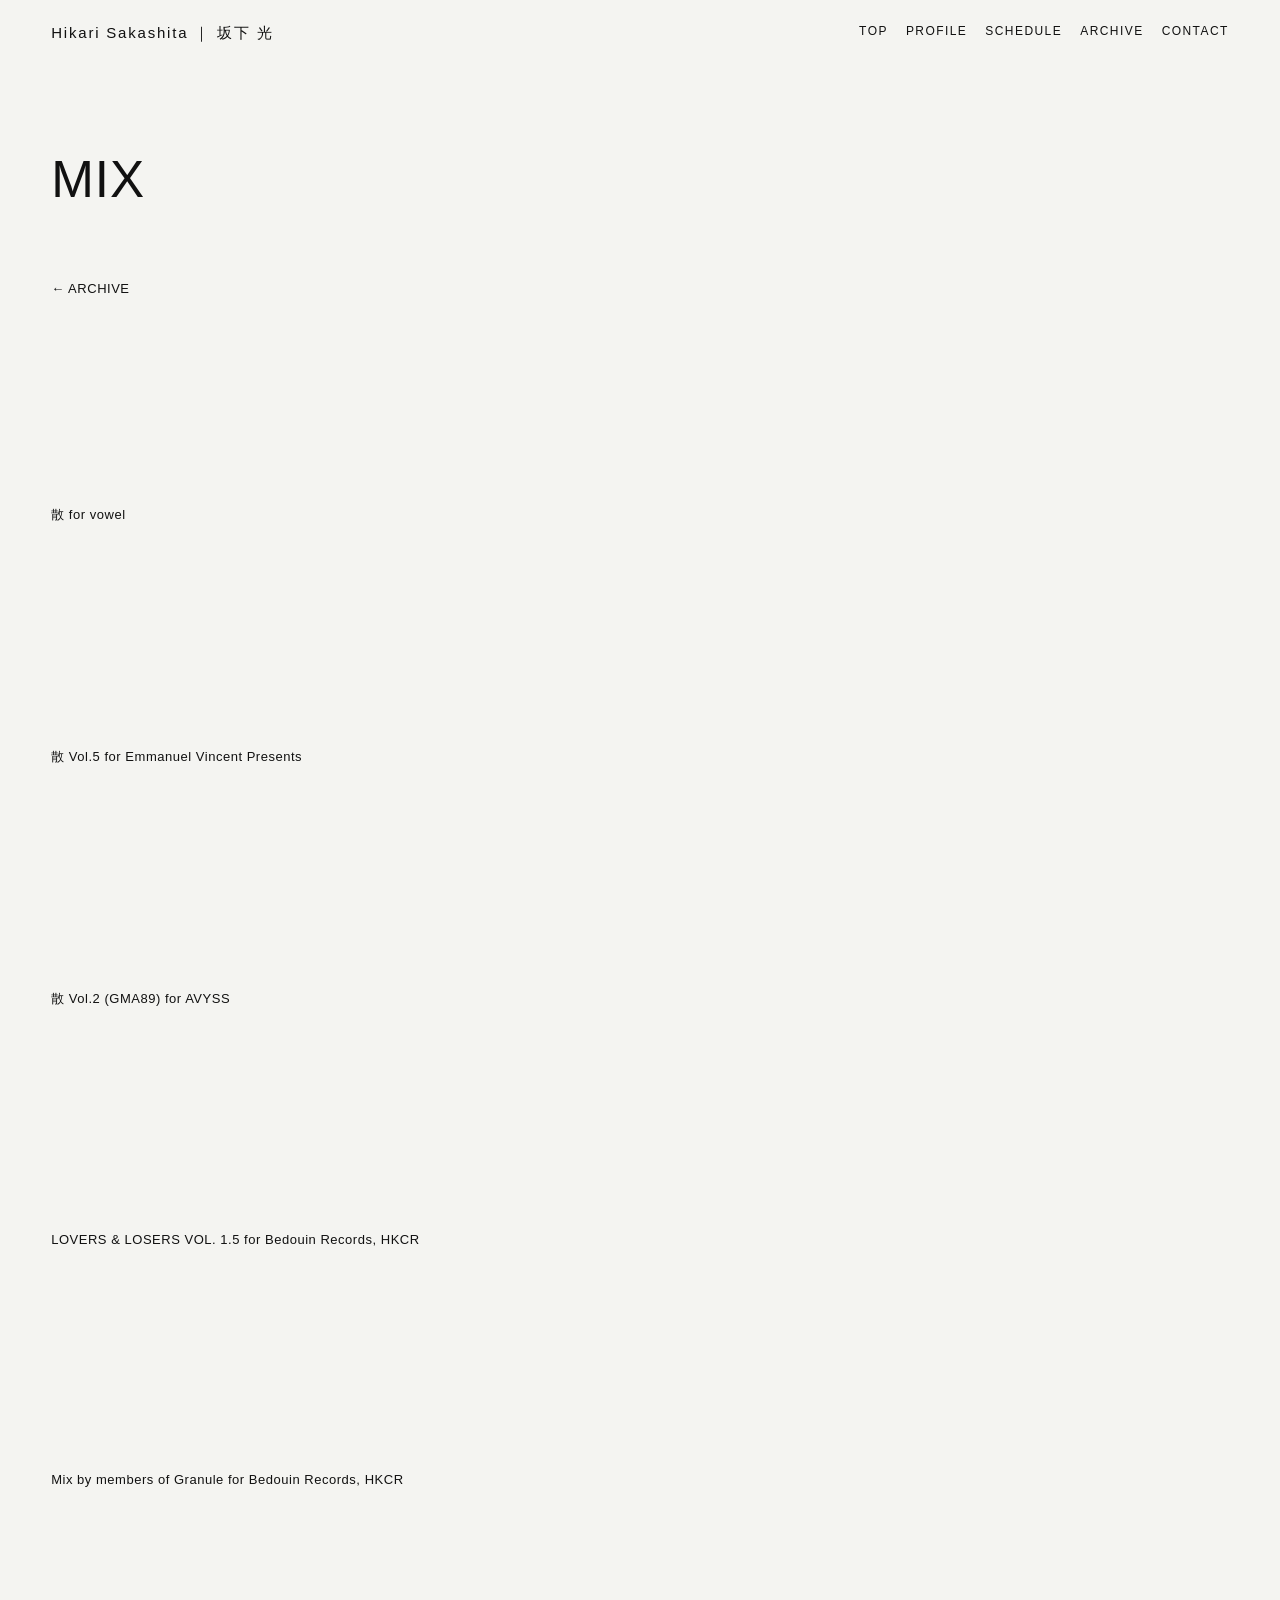
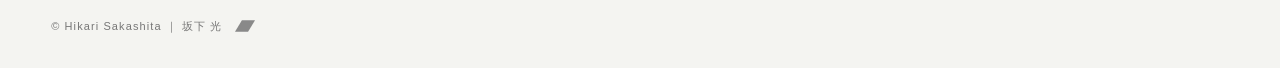
<file: mix.html>
<!doctype html>
<html lang="ja">
<head>
  <meta charset="utf-8">
  <meta name="viewport" content="width=device-width,initial-scale=1">
  <title>MIX | Hikari Sakashita ｜ 坂下 光</title>
  <meta name="description" content="Hikari Sakashita（坂下 光）のDJミックス・音源アーカイブ。AVYSS、Emmanuel Vincent Presents、Vowel、Hong Kong Community Radio（HKCR）、Bedouin Recordsなどで公開されたミックスを掲載。">
  <link rel="stylesheet" href="assets/style.css">
  <style>
    .mix-list{max-width:920px}
    .mix-item{margin:0 0 48px}
    .mix-item iframe{display:block;border:0}
    .soundcloud-link{display:inline-block;margin-top:10px;color:inherit;text-decoration:none;font-size:13px;letter-spacing:.04em}
    .soundcloud-link:hover{text-decoration:underline}
    @media(max-width:700px){
      .mix-item{margin-bottom:40px}
      .soundcloud-link{font-size:12px}
    }
  .archive-back{display:inline-block;margin:0 0 34px;color:inherit;text-decoration:none;font-size:13px;letter-spacing:.04em}
.archive-back:hover{text-decoration:underline}
@media(max-width:700px){.archive-back{margin-bottom:28px;font-size:12px}}
</style>
<link rel="icon" type="image/x-icon" href="assets/favicon.ico">
<link rel="icon" type="image/png" sizes="32x32" href="assets/favicon-32.png">
<link rel="icon" type="image/png" sizes="192x192" href="assets/favicon-192.png">
<link rel="apple-touch-icon" sizes="180x180" href="assets/apple-touch-icon.png">
<meta name="apple-mobile-web-app-title" content="Hikari Sakashita ｜ 坂下 光">
</head>
<body>
<header class="site-header">
  <a class="brand" href="index.html">Hikari Sakashita ｜ 坂下 光</a>
  <nav class="desktop-nav">
    <a href="index.html">TOP</a><a href="profile.html">PROFILE</a><a href="schedule.html">SCHEDULE</a><a href="archive.html">ARCHIVE</a><a href="contact.html">CONTACT</a>
  </nav>
  <button class="menu-btn" aria-label="Open menu">MENU</button>
</header>

<div class="overlay">
  <div class="overlay-top"><a class="brand" href="index.html">Hikari Sakashita ｜ 坂下 光</a><button class="close" aria-label="Close menu">×</button></div>
  <nav><a href="index.html">TOP</a><a href="profile.html">PROFILE</a><a href="schedule.html">SCHEDULE</a><a href="archive.html">ARCHIVE</a><a href="contact.html">CONTACT</a></nav>
</div>

<main>
  <h1 class="page-title">MIX</h1><a class="archive-back" href="archive.html">← ARCHIVE</a>
  <div class="mix-list">
<article class="mix-item">
<iframe allow="autoplay" frameborder="no" height="166" loading="lazy" scrolling="no" src="https://w.soundcloud.com/player/?url=https%3A%2F%2Fsoundcloud.com%2Fvowel_rec%2Fanonymityxxxritual-hikari-from-granule-san&amp;color=%23000000&amp;auto_play=false&amp;hide_related=true&amp;show_comments=false&amp;show_user=true&amp;show_reposts=false&amp;show_teaser=false&amp;visual=false" title="散 for vowel" width="100%"></iframe>
<a class="soundcloud-link" href="https://on.soundcloud.com/VvAiI6RAAvcwmVgK6b" rel="noopener noreferrer" target="_blank">散 for vowel</a>
</article>
<article class="mix-item">
<iframe allow="autoplay" frameborder="no" height="166" loading="lazy" scrolling="no" src="https://w.soundcloud.com/player/?url=https%3A%2F%2Fsoundcloud.com%2Fblissingpersons%2Fmx11-granules-vol5&amp;color=%23000000&amp;auto_play=false&amp;hide_related=true&amp;show_comments=false&amp;show_user=true&amp;show_reposts=false&amp;show_teaser=false&amp;visual=false" title="散 Vol.5 for Emmanuel Vincent Presents" width="100%"></iframe>
<a class="soundcloud-link" href="https://on.soundcloud.com/4Krw04SN74h9X7WUgd" rel="noopener noreferrer" target="_blank">散 Vol.5 for Emmanuel Vincent Presents</a>
</article>
<article class="mix-item">
<iframe allow="autoplay" frameborder="no" height="166" loading="lazy" scrolling="no" src="https://w.soundcloud.com/player/?url=https%3A%2F%2Fsoundcloud.com%2Favyss%2Fgma89-anonymityxxxritual-hikari-from-granule&amp;color=%23000000&amp;auto_play=false&amp;hide_related=true&amp;show_comments=false&amp;show_user=true&amp;show_reposts=false&amp;show_teaser=false&amp;visual=false" title="散 Vol.2 (GMA89) for AVYSS" width="100%"></iframe>
<a class="soundcloud-link" href="https://on.soundcloud.com/tf5lE7tKhiWXNzFUkF" rel="noopener noreferrer" target="_blank">散 Vol.2 (GMA89) for AVYSS</a>
</article>
<article class="mix-item">
<iframe allow="autoplay" frameborder="no" height="166" loading="lazy" scrolling="no" src="https://w.soundcloud.com/player/?url=https%3A%2F%2Fsoundcloud.com%2Fhkcrlive%2Fbedouin-records-hikari-sakashita-lovers-losers-vol-15-14022021&amp;color=%23000000&amp;auto_play=false&amp;hide_related=true&amp;show_comments=false&amp;show_user=true&amp;show_reposts=false&amp;show_teaser=false&amp;visual=false" title="LOVERS &amp; LOSERS VOL. 1.5 for Bedouin Records, HKCR" width="100%"></iframe>
<a class="soundcloud-link" href="https://on.soundcloud.com/FJnutS9CDd49kKD0Te" rel="noopener noreferrer" target="_blank">LOVERS &amp; LOSERS VOL. 1.5 for Bedouin Records, HKCR</a>
</article>
<article class="mix-item">
<iframe allow="autoplay" frameborder="no" height="166" loading="lazy" scrolling="no" src="https://w.soundcloud.com/player/?url=https%3A%2F%2Fsoundcloud.com%2Fhkcrlive%2Fbedouin-records-granule-14012021&amp;color=%23000000&amp;auto_play=false&amp;hide_related=true&amp;show_comments=false&amp;show_user=true&amp;show_reposts=false&amp;show_teaser=false&amp;visual=false" title="Mix by members of Granule for Bedouin Records, HKCR" width="100%"></iframe>
<a class="soundcloud-link" href="https://on.soundcloud.com/Hk7o2gzbQ5ZyCHTFNi" rel="noopener noreferrer" target="_blank">Mix by members of Granule for Bedouin Records, HKCR</a>
</article>
  </div>
</main>

<footer><span class="footer-credit">© Hikari Sakashita ｜ 坂下 光</span><a class="footer-bandcamp" href="https://hikari-sakashita.bandcamp.com" target="_blank" rel="noopener noreferrer" aria-label="Bandcamp（新しいタブで開く）" title="Bandcamp"><svg viewBox="0 0 24 24" width="22" height="22" aria-hidden="true" focusable="false"><path d="M8.3 5H24l-8.3 14H0z" fill="currentColor"/></svg></a></footer>
<script src="assets/main.js"></script>
</body>
</html>
</file>
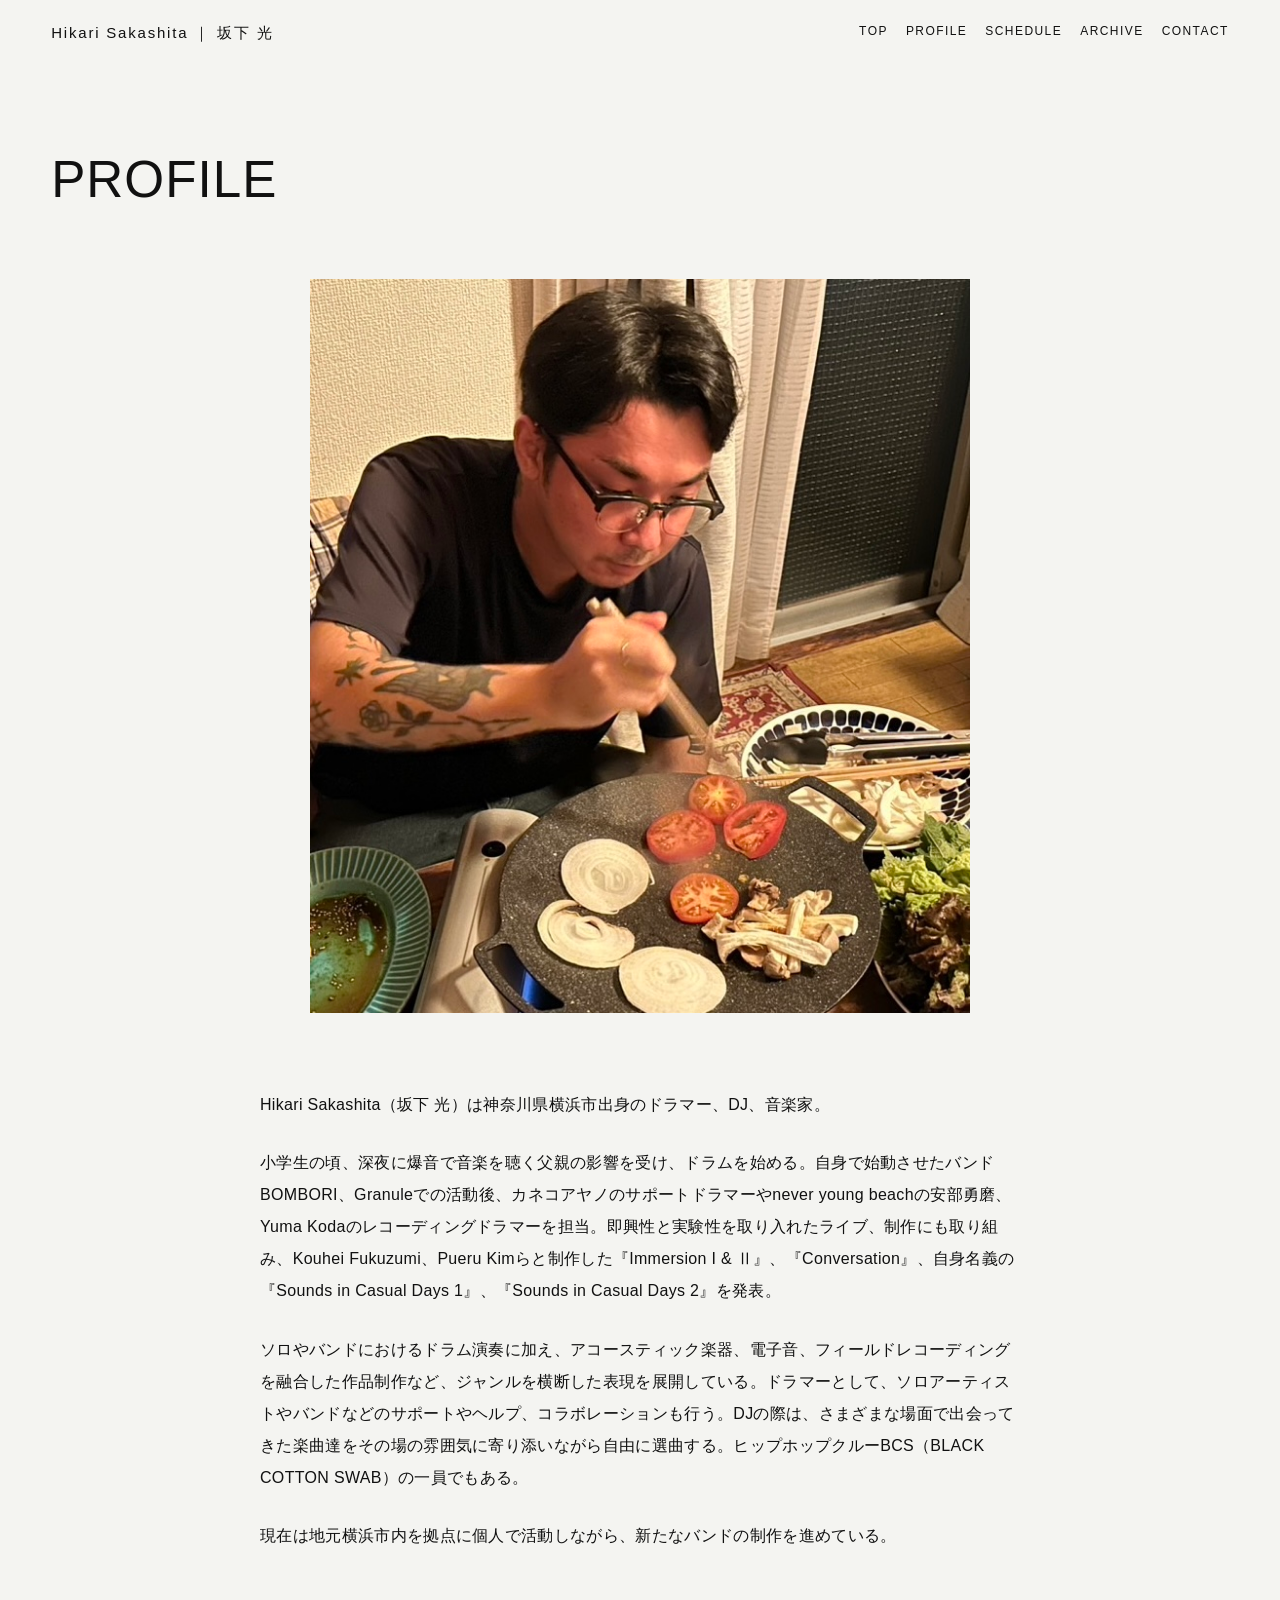
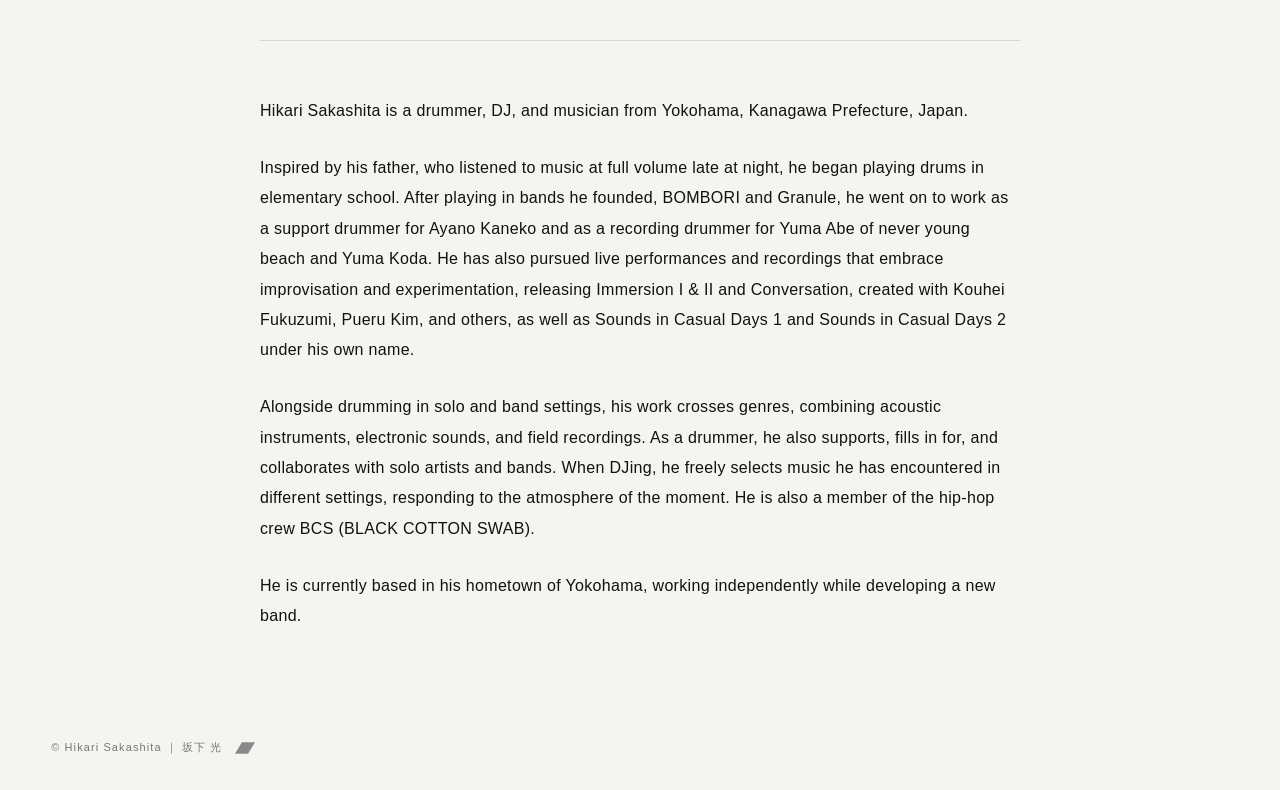
<file: profile.html>
<!doctype html>
<html lang="ja"><head><meta charset="utf-8"><meta name="viewport" content="width=device-width,initial-scale=1">
<title>PROFILE | Hikari Sakashita ｜ 坂下 光</title><meta name="description" content="Hikari Sakashita（坂下 光）のプロフィール。横浜を拠点に活動するドラマー、DJ、音楽家。これまでの音楽活動や参加作品、演奏・制作スタイルなどを紹介。">
<link rel="stylesheet" href="assets/style.css"><style>
.profile-feature{max-width:660px;margin:0 auto 76px;text-align:center}
.profile-feature img{display:block;width:100%;height:auto}
.profile-text{max-width:760px;margin:0 auto;line-height:2;overflow-wrap:anywhere}
.profile-text p{margin:0 0 1.65em}
.profile-text-en{margin-top:88px;padding-top:55px;border-top:1px solid var(--line,#ddd);line-height:1.9}
@media(max-width:760px){.profile-feature{margin-bottom:52px}.profile-text-en{margin-top:64px;padding-top:40px}}
</style><link rel="icon" type="image/x-icon" href="assets/favicon.ico">
<link rel="icon" type="image/png" sizes="32x32" href="assets/favicon-32.png">
<link rel="icon" type="image/png" sizes="192x192" href="assets/favicon-192.png">
<link rel="apple-touch-icon" sizes="180x180" href="assets/apple-touch-icon.png">
<meta name="apple-mobile-web-app-title" content="Hikari Sakashita ｜ 坂下 光">
</head><body>
<header class="site-header"><a class="brand" href="index.html">Hikari Sakashita ｜ 坂下 光</a>
<nav class="desktop-nav">
<a href="index.html">TOP</a><a href="profile.html">PROFILE</a><a href="schedule.html">SCHEDULE</a><a href="archive.html">ARCHIVE</a><a href="contact.html">CONTACT</a>
</nav>
<button class="menu-btn" aria-label="Open menu">MENU</button></header>

<div class="overlay">
  <div class="overlay-top"><a class="brand" href="index.html">Hikari Sakashita ｜ 坂下 光</a><button class="close" aria-label="Close menu">×</button></div>
  <nav><a href="index.html">TOP</a><a href="profile.html">PROFILE</a><a href="schedule.html">SCHEDULE</a><a href="archive.html">ARCHIVE</a><a href="contact.html">CONTACT</a></nav>
</div>


<main>
  <h1 class="page-title">PROFILE</h1>
  <div class="profile-feature"><img src="assets/profile-photo.jpg" alt="ドラムを演奏する坂下 光" loading="eager"></div>
  <div class="profile-text" lang="ja">
    <p>Hikari Sakashita（坂下 光）は神奈川県横浜市出身のドラマー、DJ、音楽家。</p>
    <p>小学生の頃、深夜に爆音で音楽を聴く父親の影響を受け、ドラムを始める。自身で始動させたバンドBOMBORI、Granuleでの活動後、カネコアヤノのサポートドラマーやnever young beachの安部勇磨、Yuma Kodaのレコーディングドラマーを担当。即興性と実験性を取り入れたライブ、制作にも取り組み、Kouhei Fukuzumi、Pueru Kimらと制作した『Immersion I &amp; Ⅱ』、『Conversation』、自身名義の『Sounds in Casual Days 1』、『Sounds in Casual Days 2』を発表。</p>
    <p>ソロやバンドにおけるドラム演奏に加え、アコースティック楽器、電子音、フィールドレコーディングを融合した作品制作など、ジャンルを横断した表現を展開している。ドラマーとして、ソロアーティストやバンドなどのサポートやヘルプ、コラボレーションも行う。DJの際は、さまざまな場面で出会ってきた楽曲達をその場の雰囲気に寄り添いながら自由に選曲する。ヒップホップクルーBCS（BLACK COTTON SWAB）の一員でもある。</p>
    <p>現在は地元横浜市内を拠点に個人で活動しながら、新たなバンドの制作を進めている。</p>
  </div>
  <div class="profile-text profile-text-en" lang="en">
    <p>Hikari Sakashita is a drummer, DJ, and musician from Yokohama, Kanagawa Prefecture, Japan.</p>
    <p>Inspired by his father, who listened to music at full volume late at night, he began playing drums in elementary school. After playing in bands he founded, BOMBORI and Granule, he went on to work as a support drummer for Ayano Kaneko and as a recording drummer for Yuma Abe of never young beach and Yuma Koda. He has also pursued live performances and recordings that embrace improvisation and experimentation, releasing Immersion I &amp; II and Conversation, created with Kouhei Fukuzumi, Pueru Kim, and others, as well as Sounds in Casual Days 1 and Sounds in Casual Days 2 under his own name.</p>
    <p>Alongside drumming in solo and band settings, his work crosses genres, combining acoustic instruments, electronic sounds, and field recordings. As a drummer, he also supports, fills in for, and collaborates with solo artists and bands. When DJing, he freely selects music he has encountered in different settings, responding to the atmosphere of the moment. He is also a member of the hip-hop crew BCS (BLACK COTTON SWAB).</p>
    <p>He is currently based in his hometown of Yokohama, working independently while developing a new band.</p>
  </div>
</main>
<footer><span class="footer-credit">© Hikari Sakashita ｜ 坂下 光</span><a class="footer-bandcamp" href="https://hikari-sakashita.bandcamp.com" target="_blank" rel="noopener noreferrer" aria-label="Bandcamp（新しいタブで開く）" title="Bandcamp"><svg viewBox="0 0 24 24" width="22" height="22" aria-hidden="true" focusable="false"><path d="M8.3 5H24l-8.3 14H0z" fill="currentColor"/></svg></a></footer><script src="assets/main.js"></script>
<script src="assets/content.js"></script>
<script src="assets/render-content.js"></script>
</body></html>
</file>
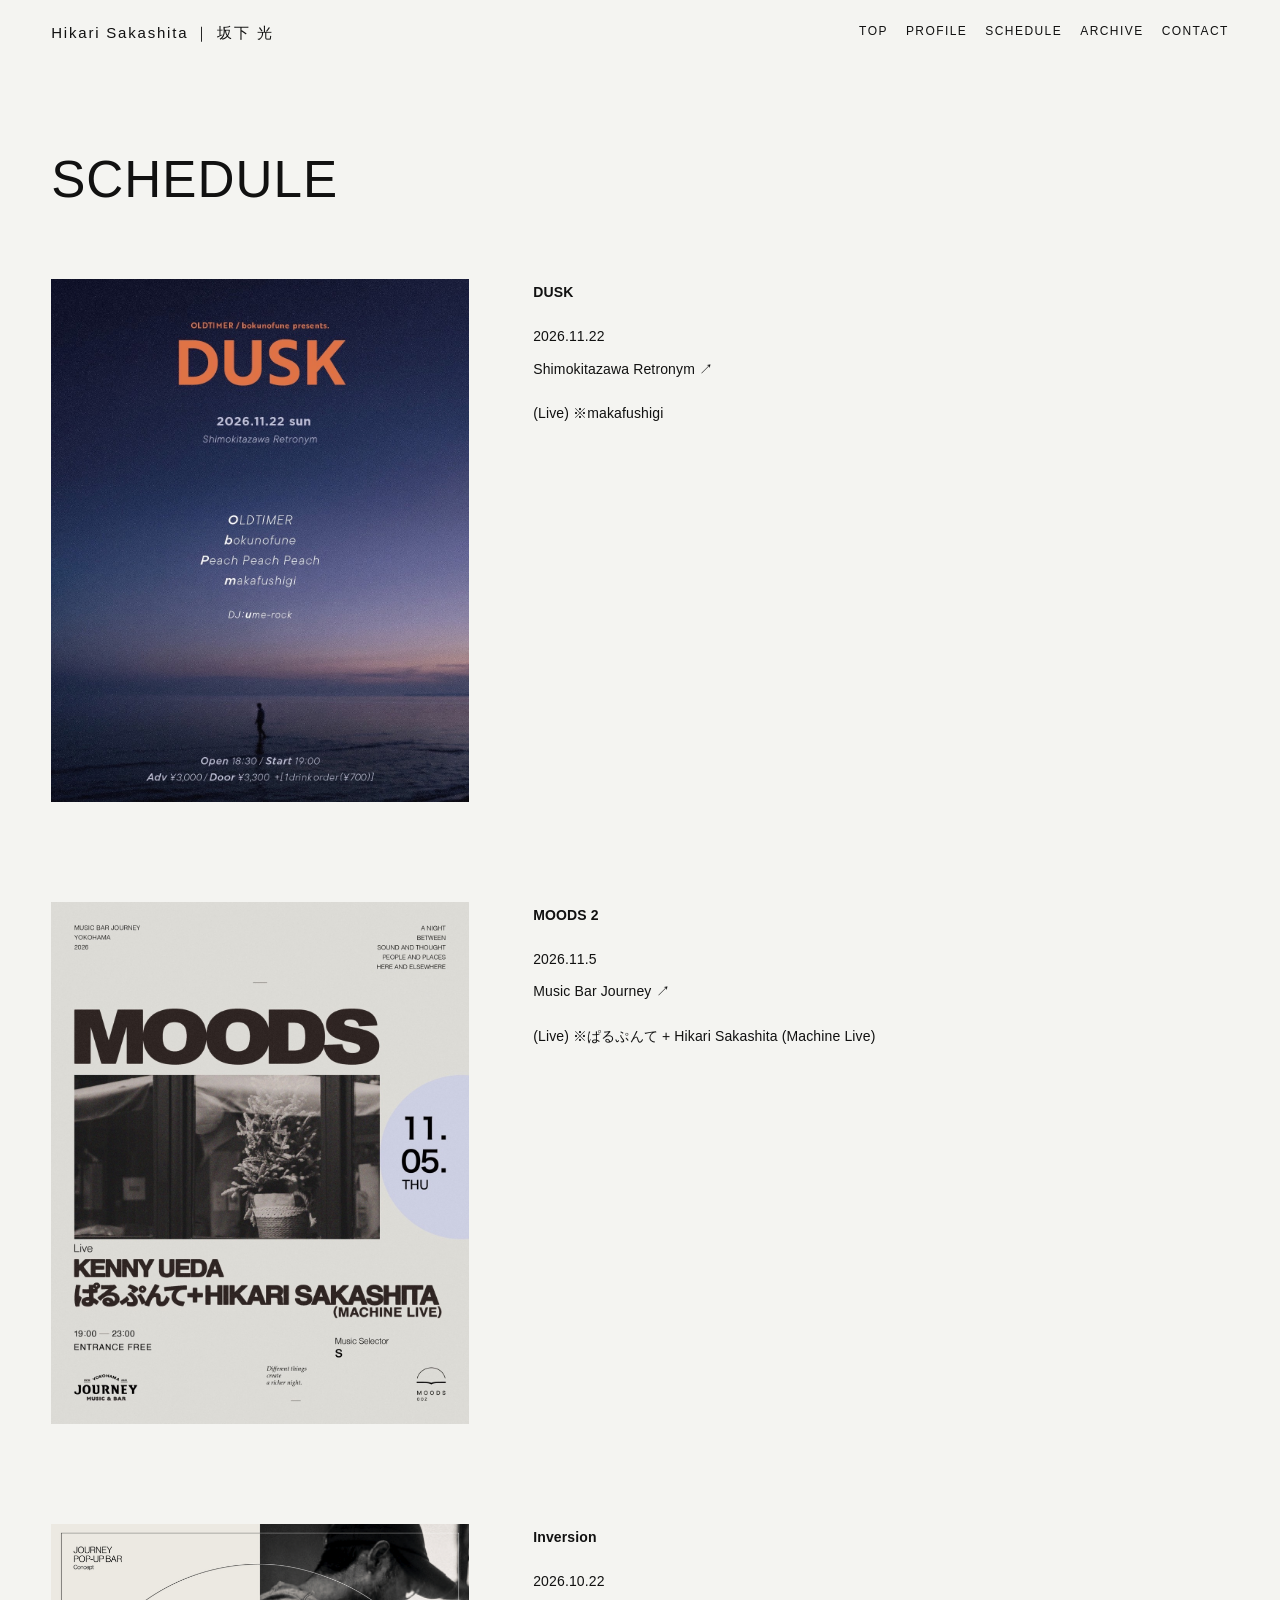
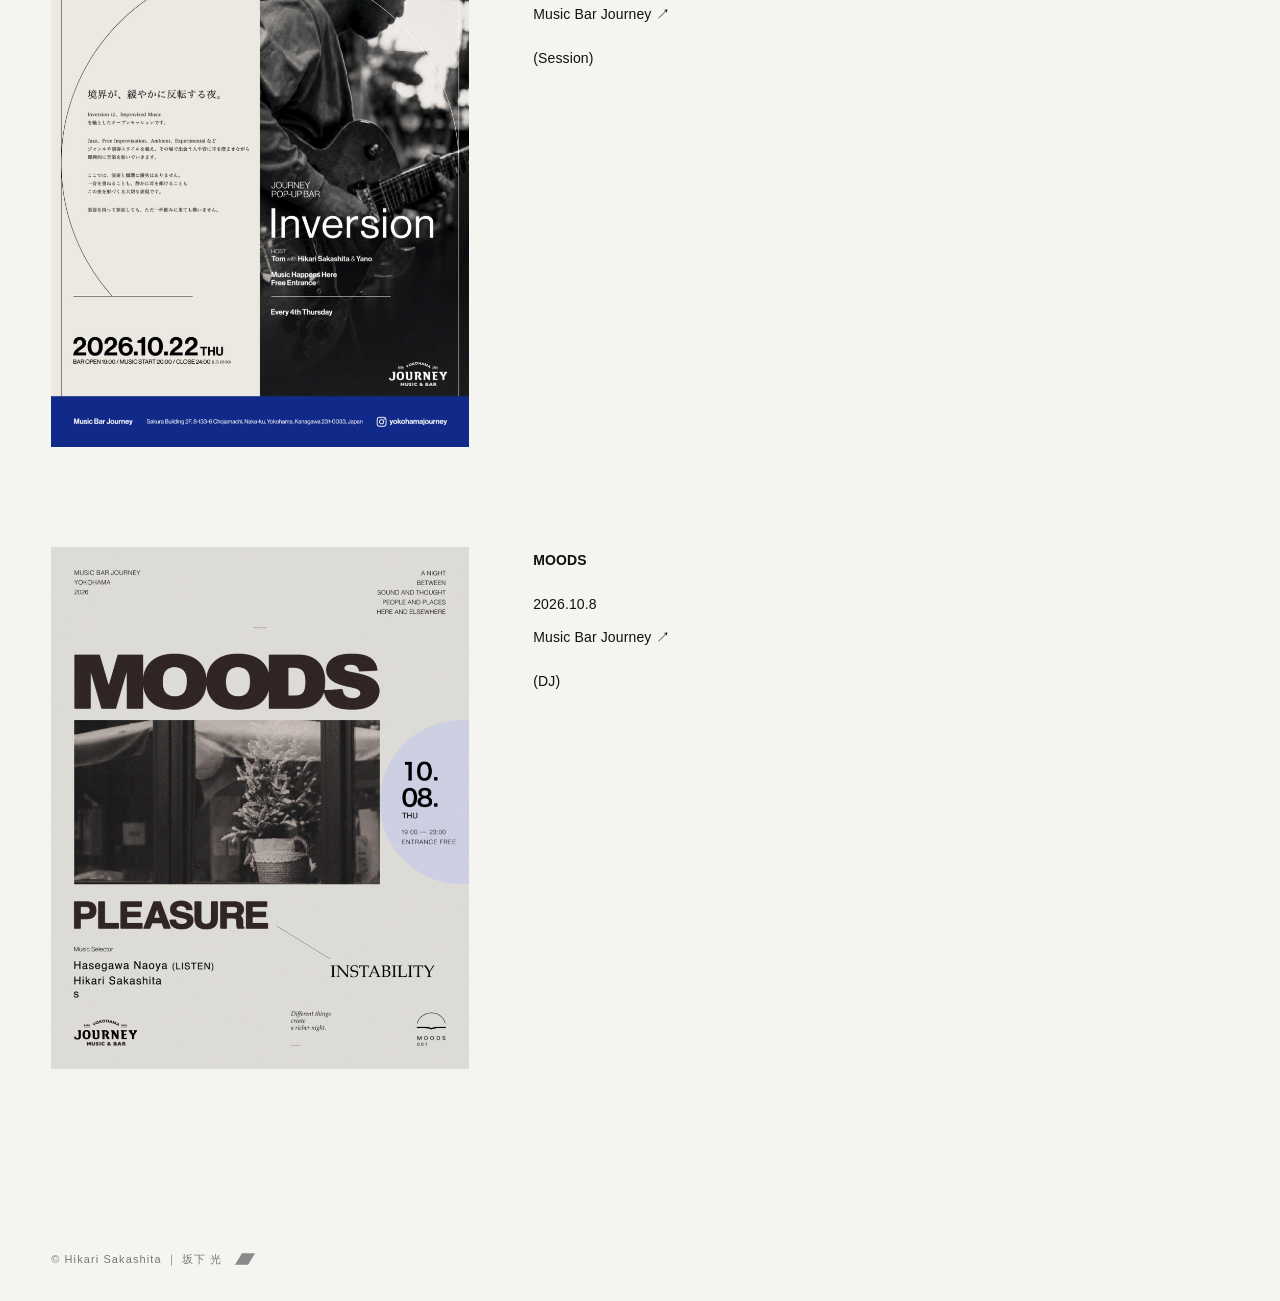
<file: schedule.html>
<!doctype html>
<html lang="ja"><head><meta charset="utf-8"><meta name="viewport" content="width=device-width,initial-scale=1">
<title>SCHEDULE | Hikari Sakashita ｜ 坂下 光</title><meta name="description" content="Hikari Sakashita（坂下 光）の出演スケジュール。ドラマー、DJ、音楽家として参加するライブ、DJイベント、セッションなどの開催情報を掲載。">
<link rel="stylesheet" href="assets/style.css">
<style>
/* Schedule image viewer */
[data-content="schedule"] img { cursor: zoom-in; }
.schedule-lightbox { position: fixed; inset: 0; z-index: 1000; background: rgba(0,0,0,.92); display: none; align-items: center; justify-content: center; padding: 56px 12px 22px; box-sizing: border-box; }
.schedule-lightbox.is-open { display: flex; }
.schedule-lightbox img { max-width: 100%; max-height: 100%; object-fit: contain; }
.schedule-lightbox-close { position: absolute; right: 14px; top: 10px; background: transparent; border: 0; color: white; font-size: 40px; line-height: 1; padding: 10px; cursor: pointer; }
</style>
<link rel="icon" type="image/x-icon" href="assets/favicon.ico">
<link rel="icon" type="image/png" sizes="32x32" href="assets/favicon-32.png">
<link rel="icon" type="image/png" sizes="192x192" href="assets/favicon-192.png">
<link rel="apple-touch-icon" sizes="180x180" href="assets/apple-touch-icon.png">
<meta name="apple-mobile-web-app-title" content="Hikari Sakashita ｜ 坂下 光">
</head><body>
<header class="site-header"><a class="brand" href="index.html">Hikari Sakashita ｜ 坂下 光</a>
<nav class="desktop-nav">
<a href="index.html">TOP</a><a href="profile.html">PROFILE</a><a href="schedule.html">SCHEDULE</a><a href="archive.html">ARCHIVE</a><a href="contact.html">CONTACT</a>
</nav>
<button class="menu-btn" aria-label="Open menu">MENU</button></header>

<div class="overlay">
  <div class="overlay-top"><a class="brand" href="index.html">Hikari Sakashita ｜ 坂下 光</a><button class="close" aria-label="Close menu">×</button></div>
  <nav><a href="index.html">TOP</a><a href="profile.html">PROFILE</a><a href="schedule.html">SCHEDULE</a><a href="archive.html">ARCHIVE</a><a href="contact.html">CONTACT</a></nav>
</div>


<main>
  <h1 class="page-title">SCHEDULE</h1>
  <div class="content-list" data-content="schedule"></div>
</main>
<div class="schedule-lightbox" id="schedule-lightbox" role="dialog" aria-modal="true" aria-label="イベント画像の拡大表示" aria-hidden="true"><button class="schedule-lightbox-close" type="button" aria-label="閉じる">×</button><img alt=""></div>
<footer><span class="footer-credit">© Hikari Sakashita ｜ 坂下 光</span><a class="footer-bandcamp" href="https://hikari-sakashita.bandcamp.com" target="_blank" rel="noopener noreferrer" aria-label="Bandcamp（新しいタブで開く）" title="Bandcamp"><svg viewBox="0 0 24 24" width="22" height="22" aria-hidden="true" focusable="false"><path d="M8.3 5H24l-8.3 14H0z" fill="currentColor"/></svg></a></footer><script src="assets/main.js"></script>
<script src="assets/content.js"></script>
<script src="assets/render-content.js"></script>

<script>
(function () {
  const viewer = document.getElementById('schedule-lightbox');
  const enlarged = viewer.querySelector('img');
  let previousFocus = null;
  function closeViewer() {
    viewer.classList.remove('is-open');
    viewer.setAttribute('aria-hidden', 'true');
    enlarged.removeAttribute('src');
    document.body.style.overflow = '';
    if (previousFocus) previousFocus.focus();
  }
  document.querySelector('[data-content="schedule"]').addEventListener('click', function (event) {
    const img = event.target.closest('img');
    if (!img || !this.contains(img)) return;
    event.preventDefault();
    previousFocus = document.activeElement;
    enlarged.src = img.currentSrc || img.src;
    enlarged.alt = img.alt || 'イベント画像';
    viewer.classList.add('is-open');
    viewer.setAttribute('aria-hidden', 'false');
    document.body.style.overflow = 'hidden';
    viewer.querySelector('button').focus();
  });
  viewer.addEventListener('click', function (event) {
    if (event.target === viewer || event.target.closest('.schedule-lightbox-close')) closeViewer();
  });
  document.addEventListener('keydown', function (event) {
    if (event.key === 'Escape' && viewer.classList.contains('is-open')) closeViewer();
  });
})();
</script>
</body></html>
</file>
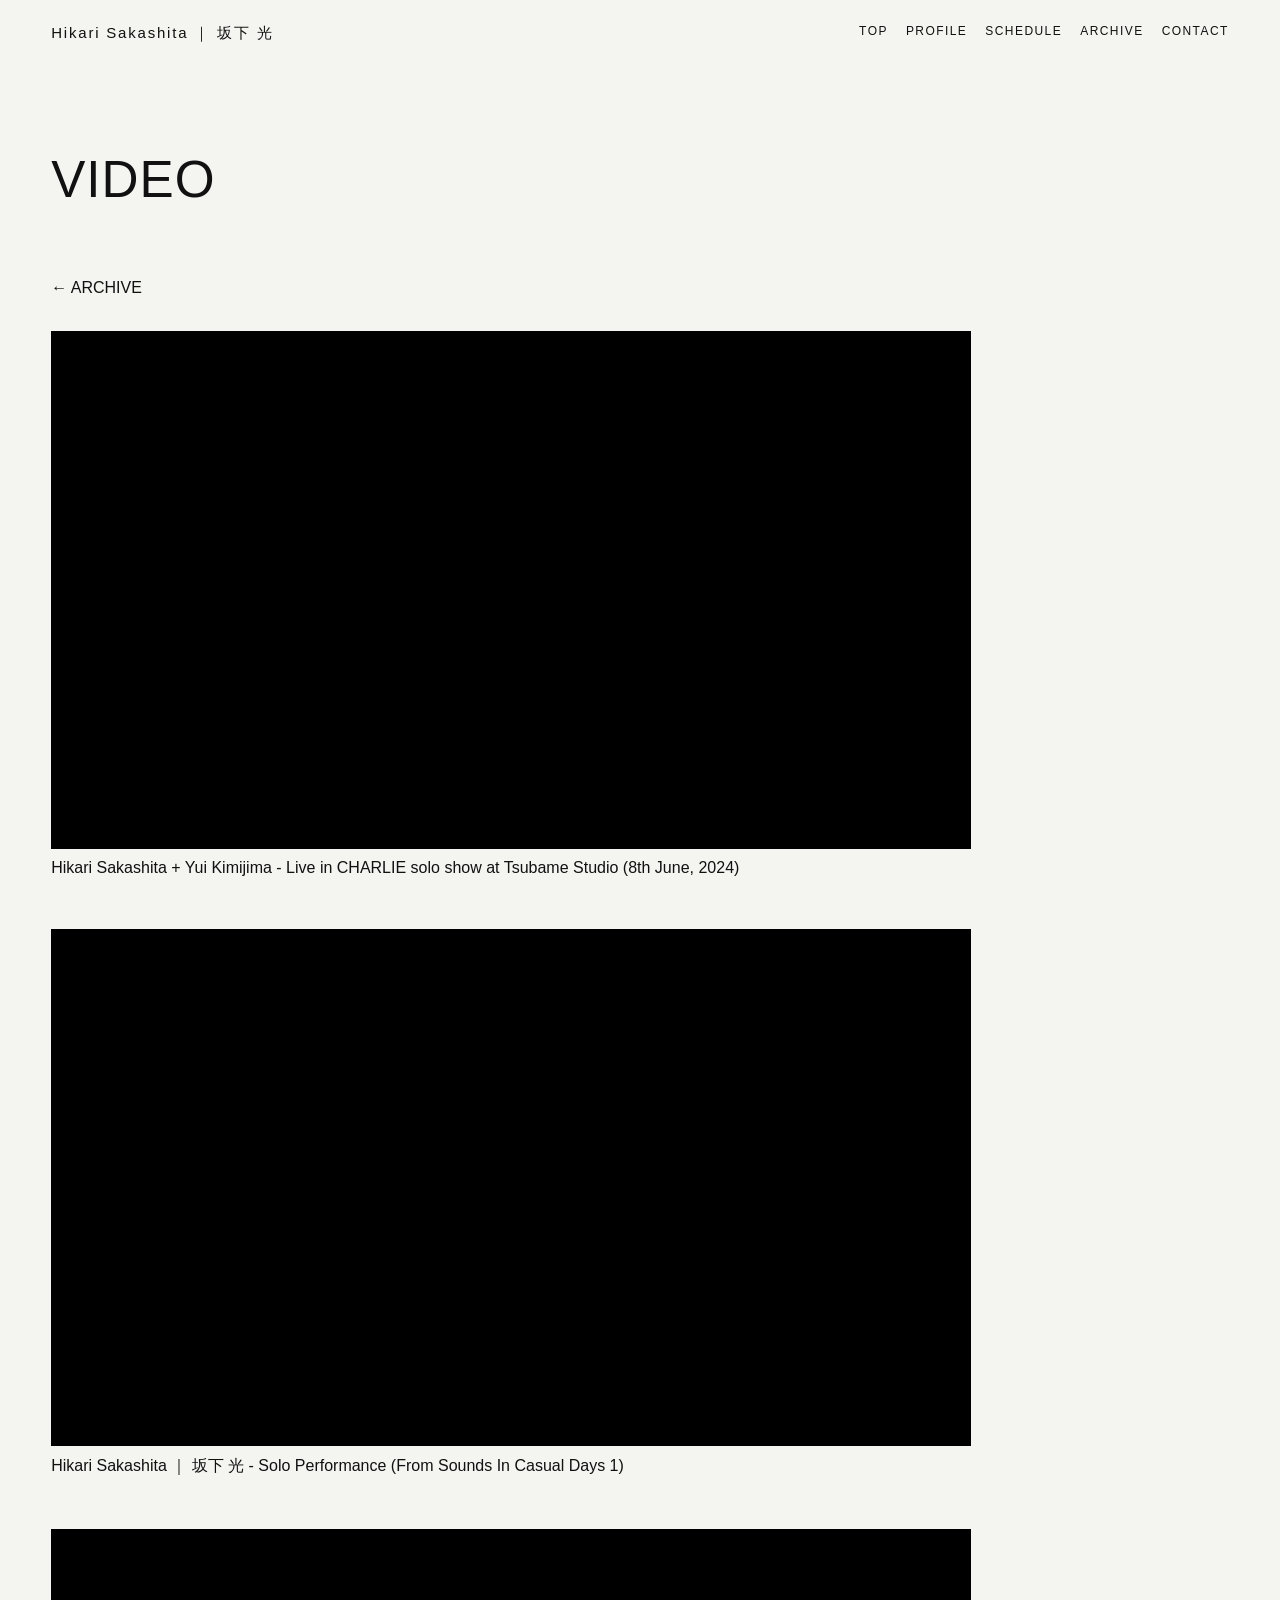
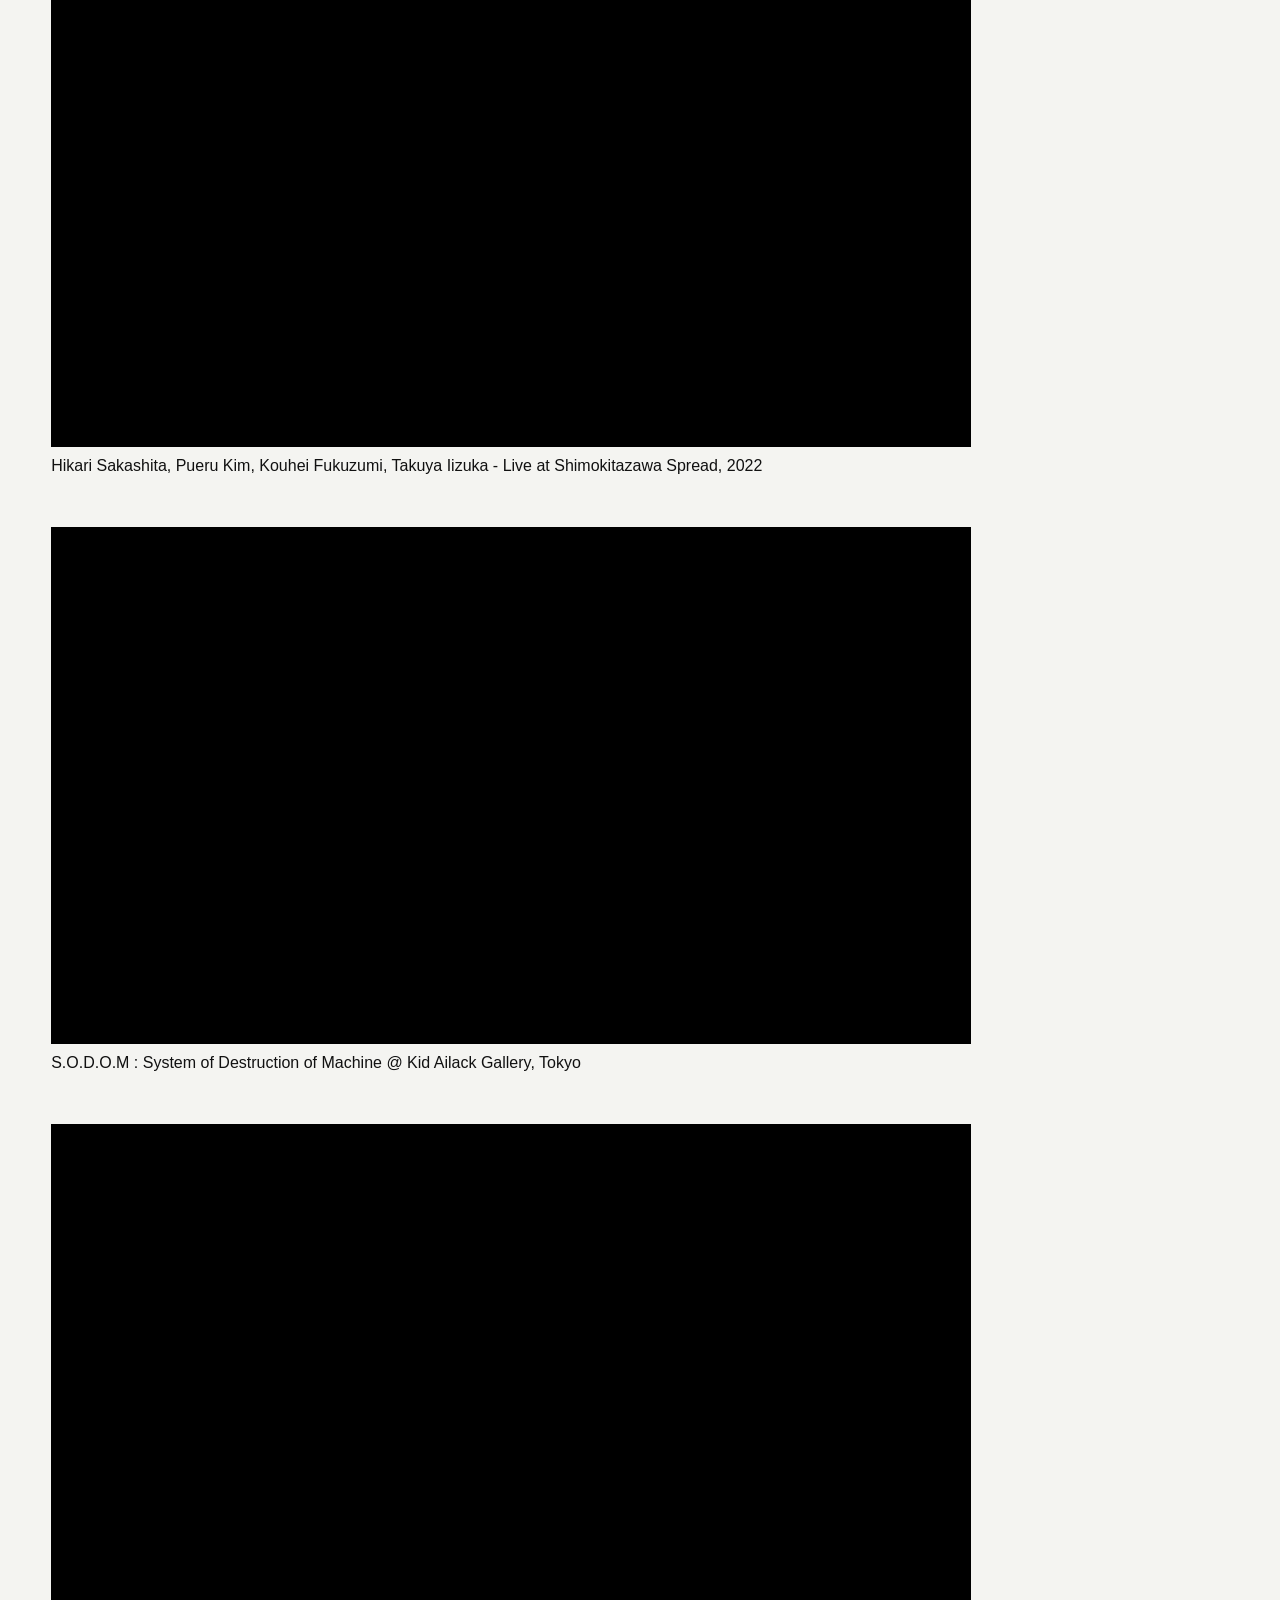
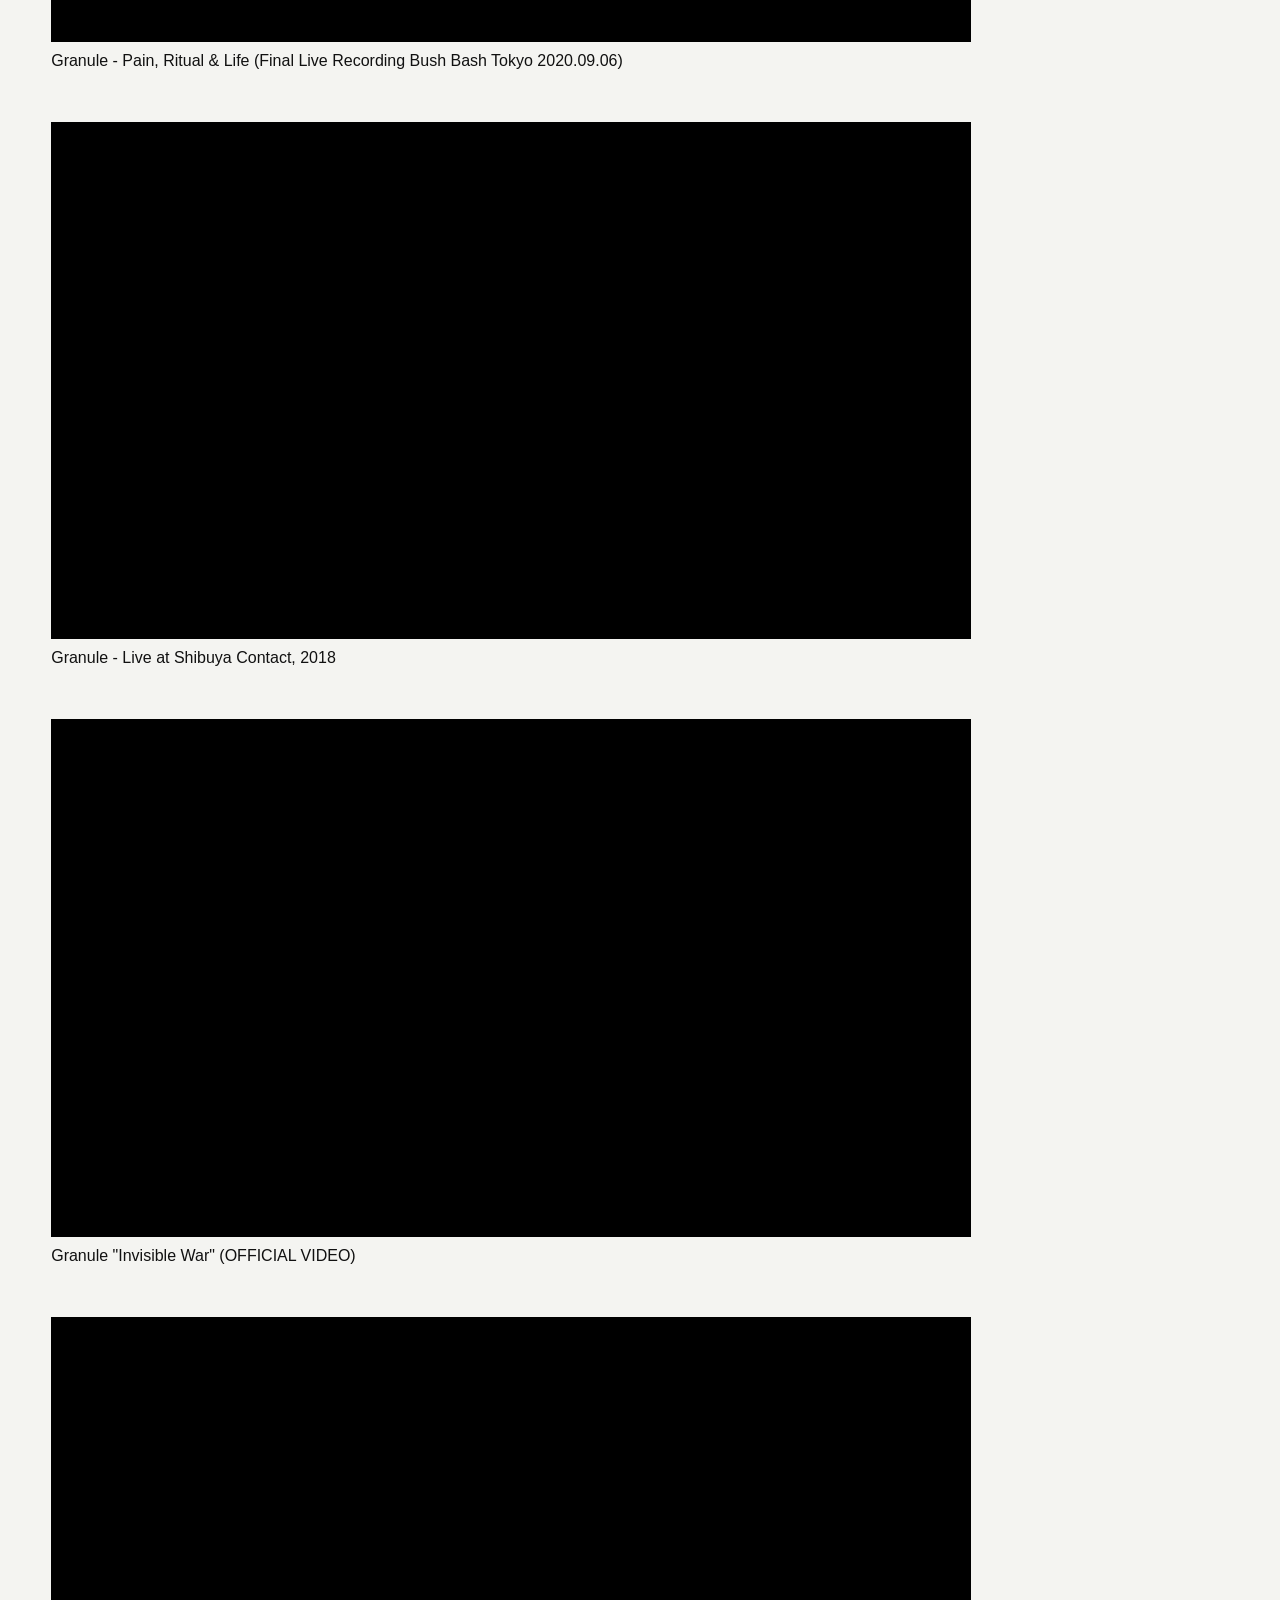
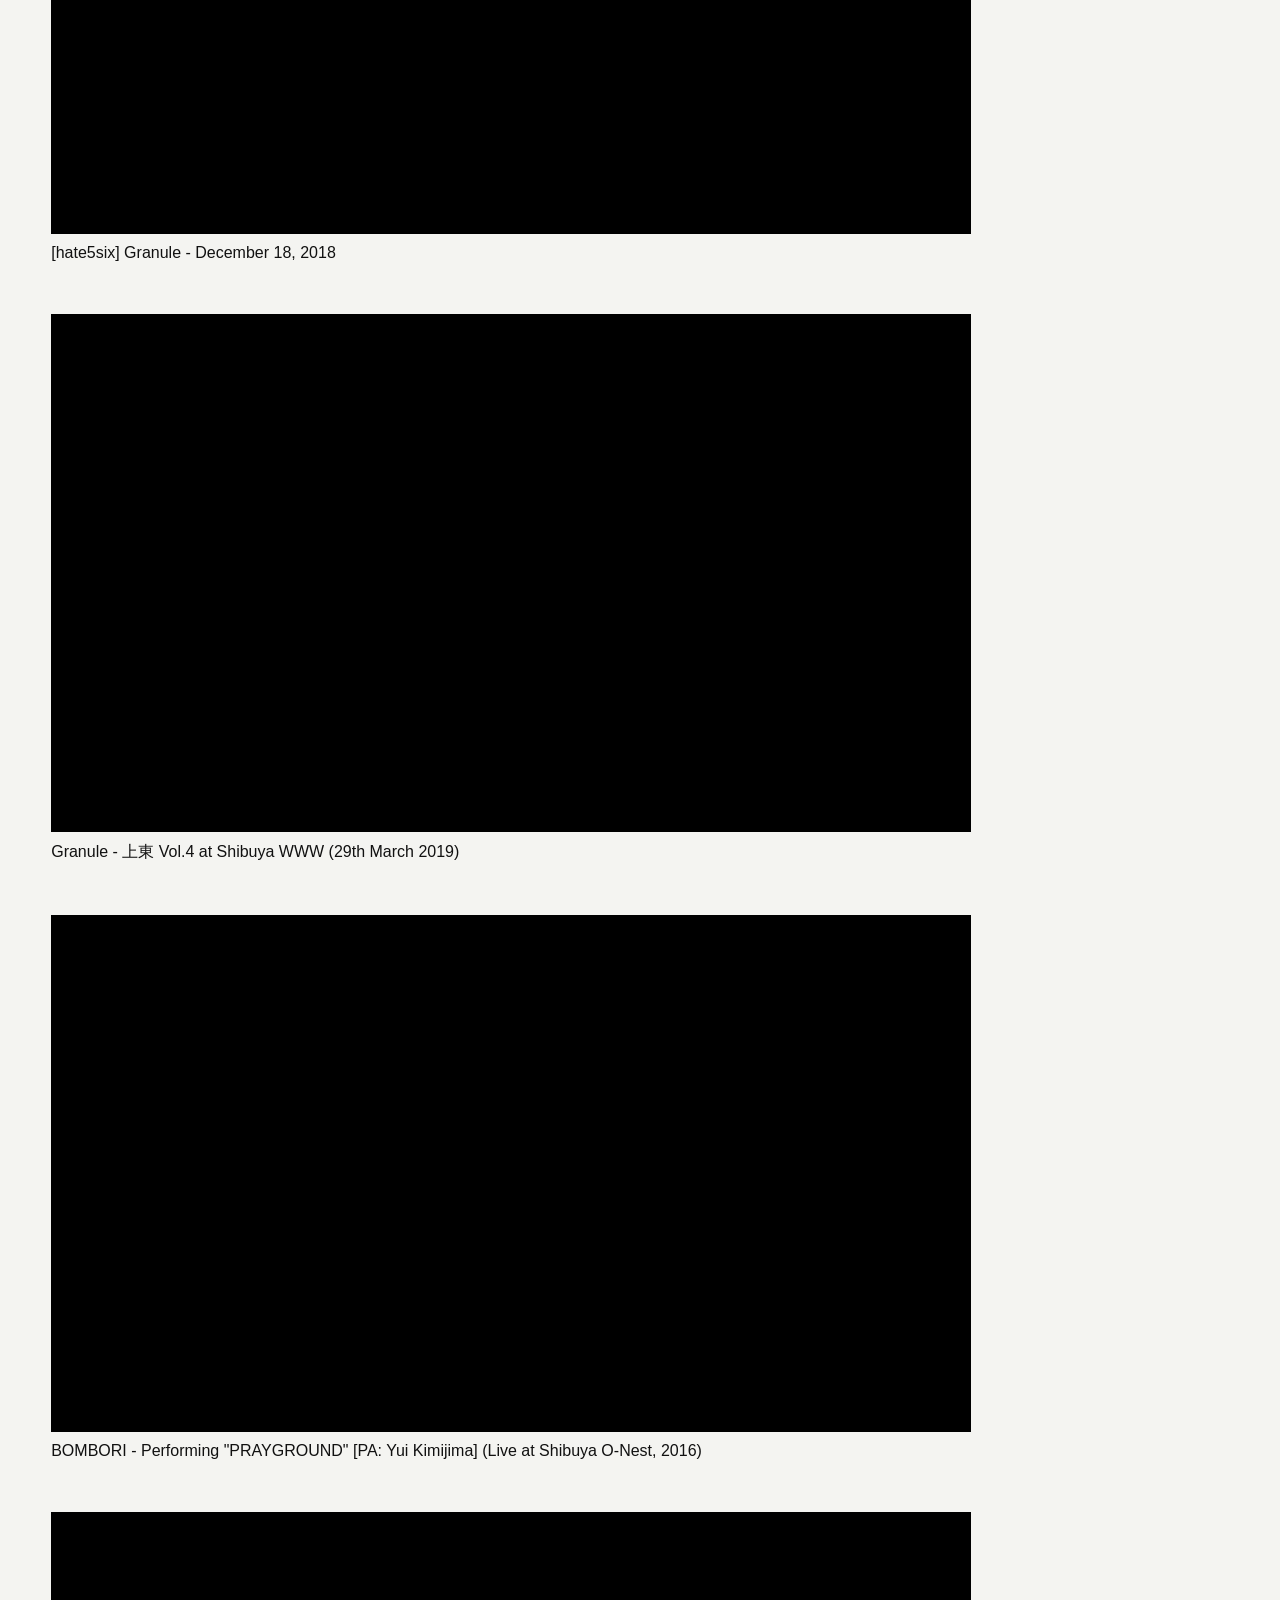
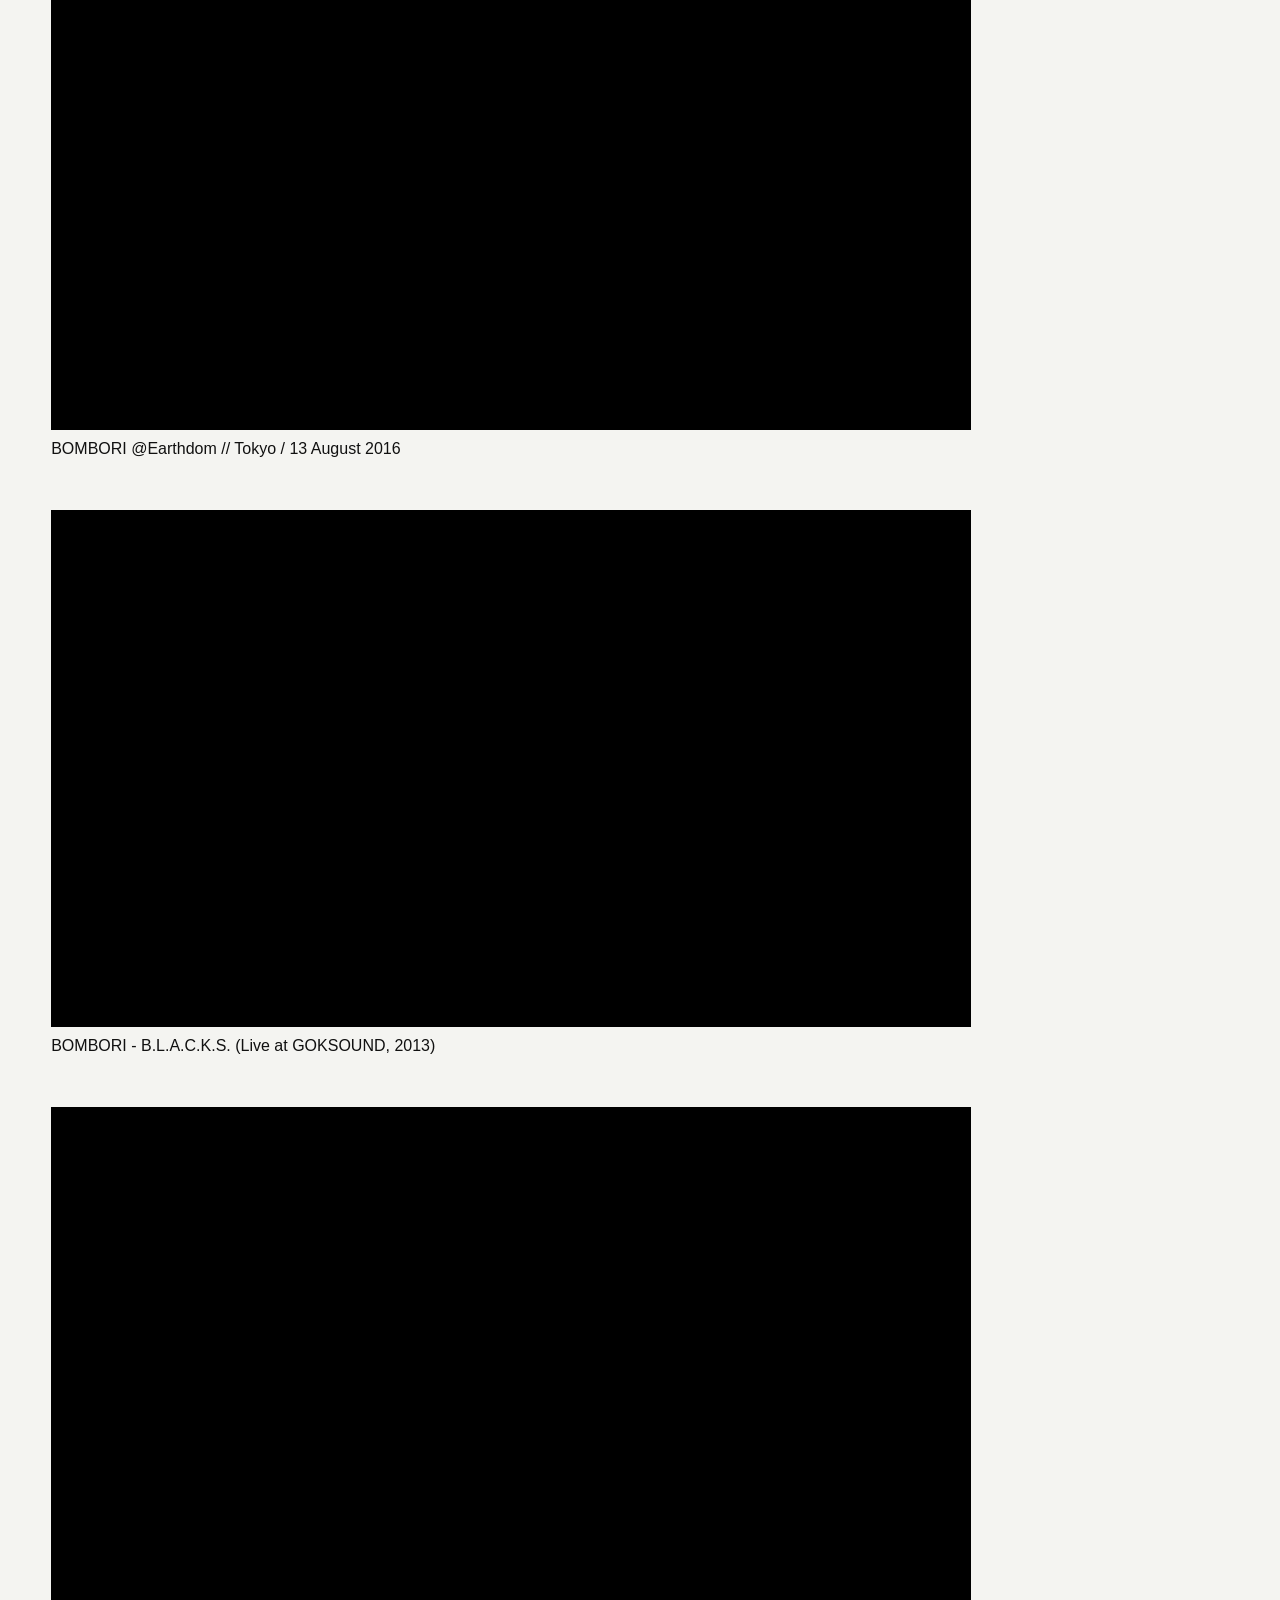
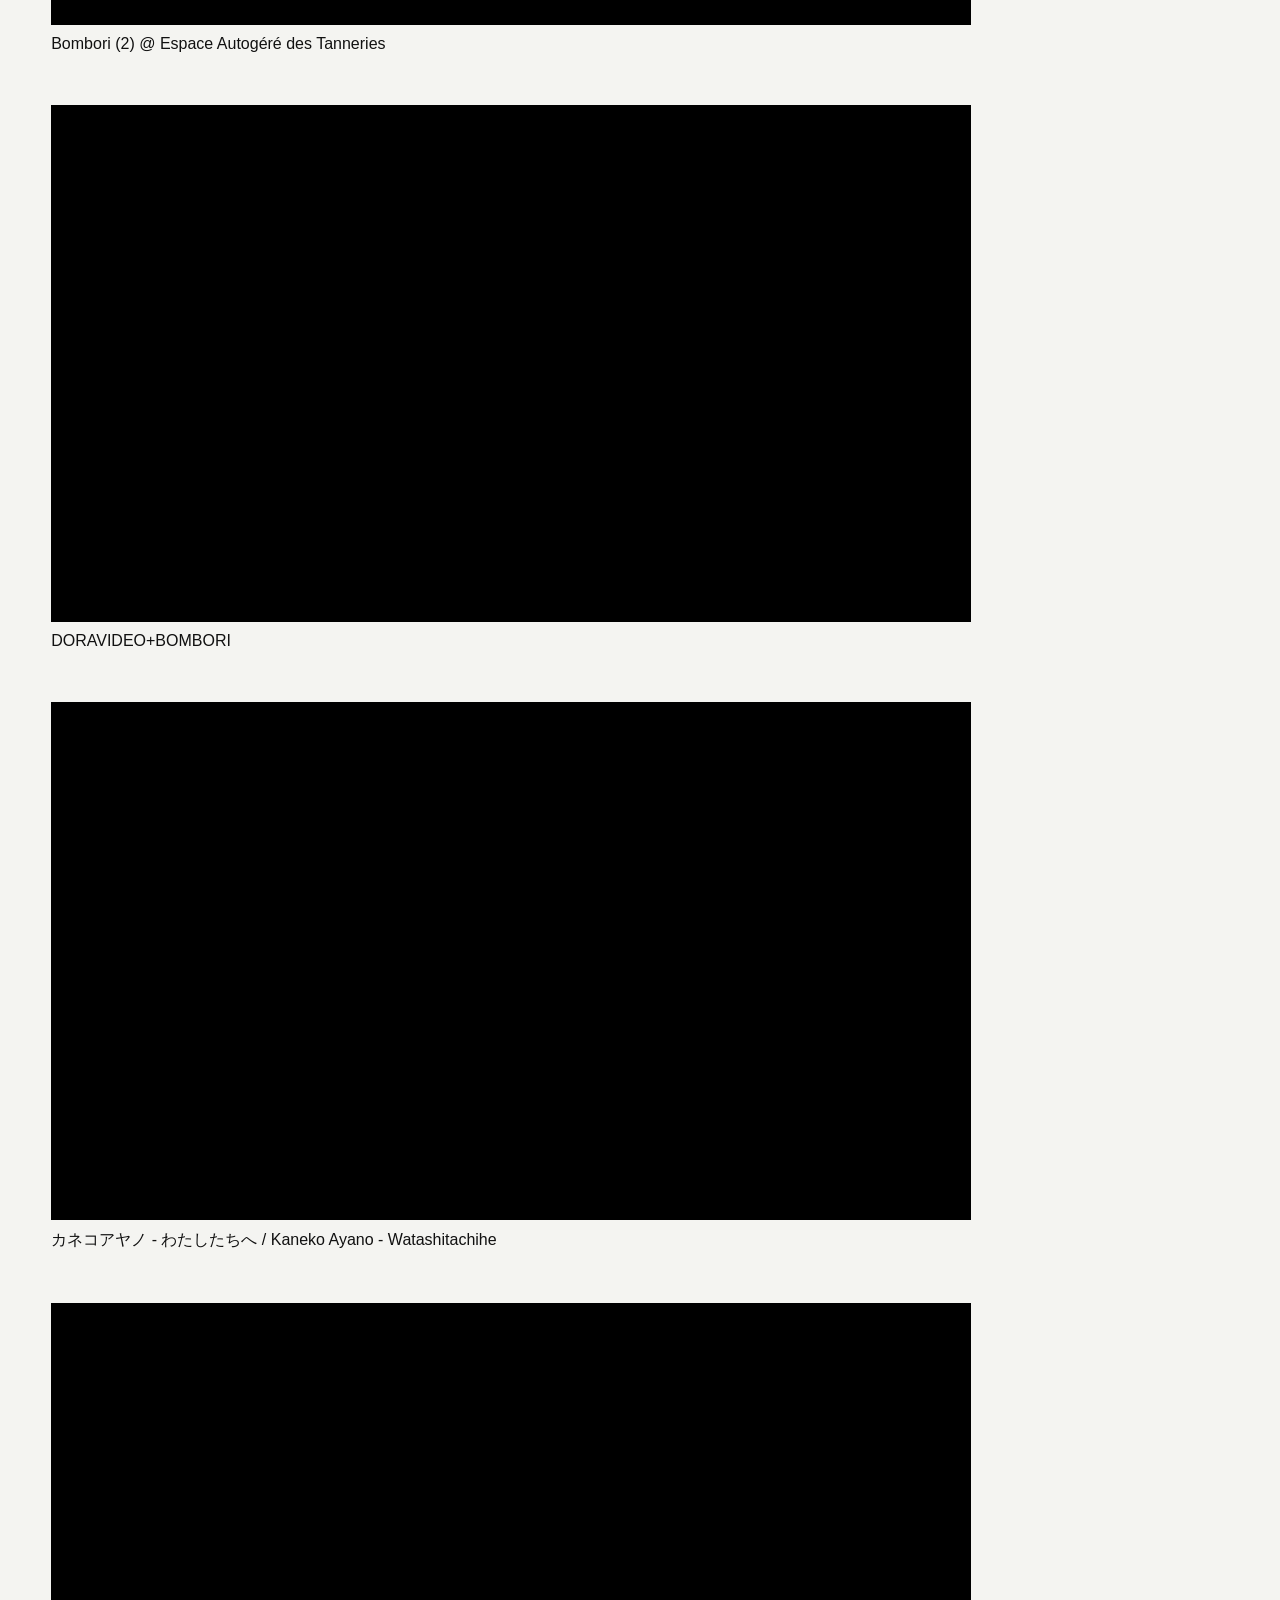
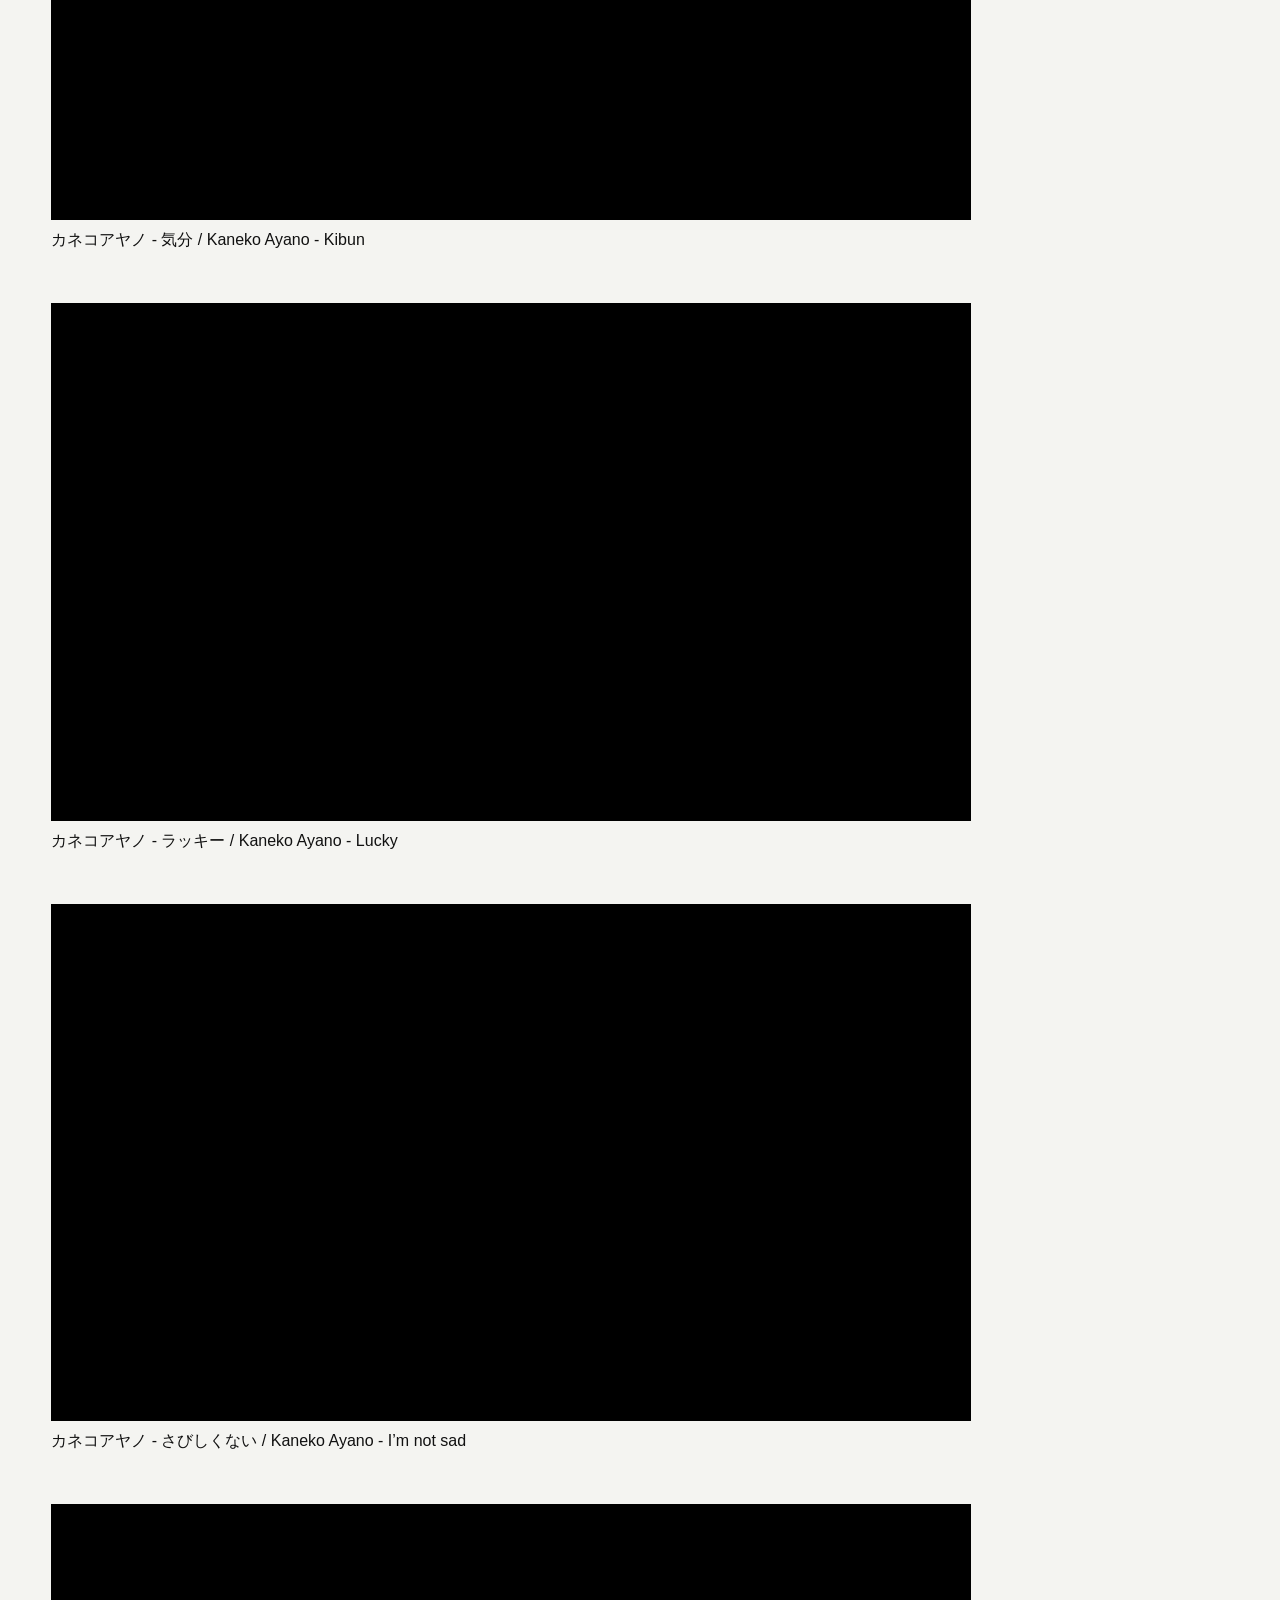
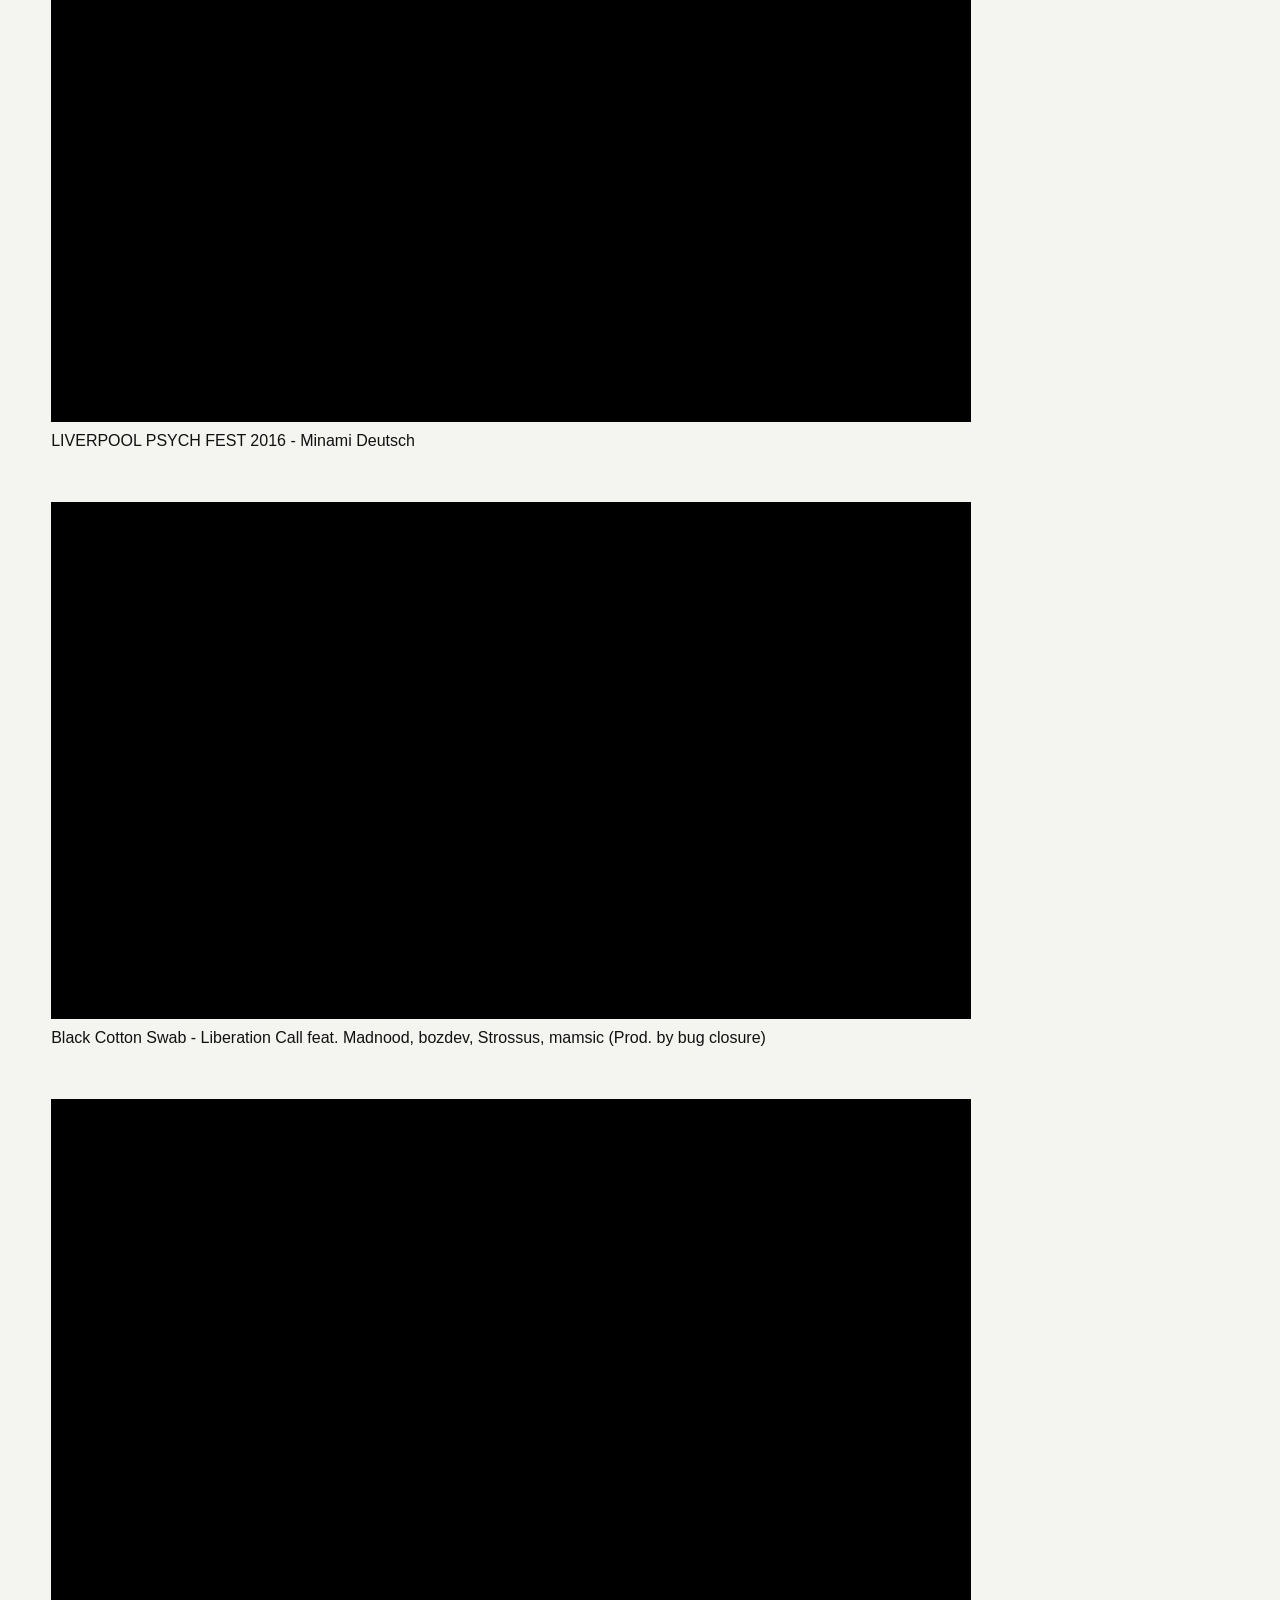
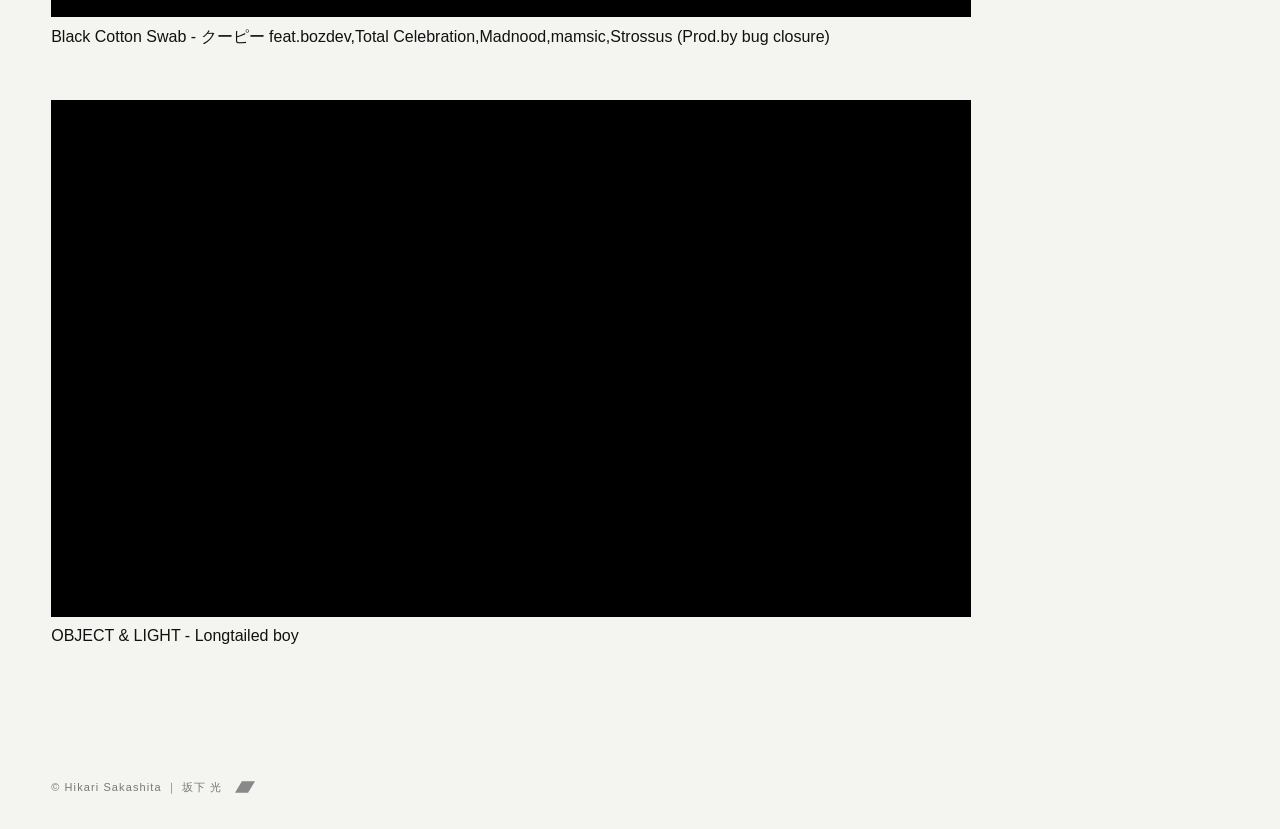
<file: video.html>
<!doctype html>
<html lang="ja">
<head>
<meta charset="utf-8"><meta name="viewport" content="width=device-width,initial-scale=1">
<title>VIDEO | Hikari Sakashita ｜ 坂下 光</title>
<meta name="description" content="Hikari Sakashita（坂下 光）の演奏映像・ミュージックビデオ一覧。ソロパフォーマンスをはじめ、Pueru Kim、Kouhei Fukuzumi（Ultrafog）、Takuya Iizuka、Granule、BOMBORI、カネコアヤノ、kanekoayano、Kaneko Ayano、Minami Deutsch、南ドイツ、BCS（BLACK COTTON SWAB）、OBJECT AND LIGHTなどのライブ映像や参加作品を掲載。">
<link rel="stylesheet" href="assets/style.css">
<style>
.video-list{max-width:920px}
.video-item{margin:0 0 52px}
.video-frame{position:relative;width:100%;aspect-ratio:16/9;background:#000;overflow:hidden}
.video-frame iframe{position:absolute;inset:0;width:100%;height:100%;border:0}
.youtube-link{display:inline-block;margin-top:10px;color:inherit;text-decoration:none;font-size:inherit;letter-spacing:normal}
.youtube-link:hover{text-decoration:underline}
@media(max-width:700px){.video-item{margin-bottom:38px}.youtube-link{font-size:inherit}}
.archive-back{display:inline-block;margin:0 0 34px;color:inherit;text-decoration:none;font-size:inherit;letter-spacing:normal}
.archive-back:hover{text-decoration:underline}
@media(max-width:700px){.archive-back{margin-bottom:28px;font-size:12px}}
</style>
<link rel="icon" type="image/x-icon" href="assets/favicon.ico">
<link rel="icon" type="image/png" sizes="32x32" href="assets/favicon-32.png">
<link rel="icon" type="image/png" sizes="192x192" href="assets/favicon-192.png">
<link rel="apple-touch-icon" sizes="180x180" href="assets/apple-touch-icon.png">
<meta name="apple-mobile-web-app-title" content="Hikari Sakashita ｜ 坂下 光">
</head>
<body>
<header class="site-header"><a class="brand" href="index.html">Hikari Sakashita ｜ 坂下 光</a>
<nav class="desktop-nav"><a href="index.html">TOP</a><a href="profile.html">PROFILE</a><a href="schedule.html">SCHEDULE</a><a href="archive.html">ARCHIVE</a><a href="contact.html">CONTACT</a></nav>
<button class="menu-btn" aria-label="Open menu">MENU</button></header>
<div class="overlay"><div class="overlay-top"><a class="brand" href="index.html">Hikari Sakashita ｜ 坂下 光</a><button class="close" aria-label="Close menu">×</button></div>
<nav><a href="index.html">TOP</a><a href="profile.html">PROFILE</a><a href="schedule.html">SCHEDULE</a><a href="archive.html">ARCHIVE</a><a href="contact.html">CONTACT</a></nav></div>
<main><h1 class="page-title">VIDEO</h1><a class="archive-back" href="archive.html">← ARCHIVE</a><div class="video-list">
<article class="video-item">
  <div class="video-frame">
    <iframe src="https://www.youtube-nocookie.com/embed/4fsQMydnOQw" title="Hikari Sakashita + Yui Kimijima - Live in CHARLIE solo show at Tsubame Studio (8th June, 2024)" loading="lazy"
      allow="accelerometer; autoplay; clipboard-write; encrypted-media; gyroscope; picture-in-picture; web-share"
      referrerpolicy="strict-origin-when-cross-origin" allowfullscreen></iframe>
  </div>
  <a class="youtube-link" href="https://youtu.be/4fsQMydnOQw" target="_blank" rel="noopener noreferrer">Hikari Sakashita + Yui Kimijima - Live in CHARLIE solo show at Tsubame Studio (8th June, 2024)</a>
</article>
<article class="video-item">
  <div class="video-frame">
    <iframe src="https://www.youtube-nocookie.com/embed/Li5bKSoko6o" title="Hikari Sakashita ｜ 坂下 光 - Solo Performance (From Sounds In Casual Days 1)" loading="lazy"
      allow="accelerometer; autoplay; clipboard-write; encrypted-media; gyroscope; picture-in-picture; web-share"
      referrerpolicy="strict-origin-when-cross-origin" allowfullscreen></iframe>
  </div>
  <a class="youtube-link" href="https://youtu.be/Li5bKSoko6o" target="_blank" rel="noopener noreferrer">Hikari Sakashita ｜ 坂下 光 - Solo Performance (From Sounds In Casual Days 1)</a>
</article>
<article class="video-item">
  <div class="video-frame">
    <iframe src="https://www.youtube-nocookie.com/embed/rGtjdL_2YmY" title="Hikari Sakashita, Pueru Kim, Kouhei Fukuzumi, Takuya Iizuka - Live at Shimokitazawa Spread, 2022" loading="lazy"
      allow="accelerometer; autoplay; clipboard-write; encrypted-media; gyroscope; picture-in-picture; web-share"
      referrerpolicy="strict-origin-when-cross-origin" allowfullscreen></iframe>
  </div>
  <a class="youtube-link" href="https://youtu.be/rGtjdL_2YmY" target="_blank" rel="noopener noreferrer">Hikari Sakashita, Pueru Kim, Kouhei Fukuzumi, Takuya Iizuka - Live at Shimokitazawa Spread, 2022</a>
</article>
<article class="video-item">
  <div class="video-frame">
    <iframe src="https://www.youtube-nocookie.com/embed/wPAcauPeZX8" title="S.O.D.O.M : System of Destruction of Machine @ Kid Ailack Gallery, Tokyo" loading="lazy"
      allow="accelerometer; autoplay; clipboard-write; encrypted-media; gyroscope; picture-in-picture; web-share"
      referrerpolicy="strict-origin-when-cross-origin" allowfullscreen></iframe>
  </div>
  <a class="youtube-link" href="https://youtu.be/wPAcauPeZX8" target="_blank" rel="noopener noreferrer">S.O.D.O.M : System of Destruction of Machine @ Kid Ailack Gallery, Tokyo</a>
</article>
<article class="video-item">
  <div class="video-frame">
    <iframe src="https://www.youtube-nocookie.com/embed/kk125hOHeis" title="Granule - Pain, Ritual &amp; Life (Final Live Recording Bush Bash Tokyo 2020.09.06)" loading="lazy"
      allow="accelerometer; autoplay; clipboard-write; encrypted-media; gyroscope; picture-in-picture; web-share"
      referrerpolicy="strict-origin-when-cross-origin" allowfullscreen></iframe>
  </div>
  <a class="youtube-link" href="https://youtu.be/kk125hOHeis" target="_blank" rel="noopener noreferrer">Granule - Pain, Ritual &amp; Life (Final Live Recording Bush Bash Tokyo 2020.09.06)</a>
</article>
<article class="video-item">
  <div class="video-frame">
    <iframe src="https://www.youtube-nocookie.com/embed/4Lxw49EIECs" title="Granule - Live at Shibuya Contact, 2018" loading="lazy"
      allow="accelerometer; autoplay; clipboard-write; encrypted-media; gyroscope; picture-in-picture; web-share"
      referrerpolicy="strict-origin-when-cross-origin" allowfullscreen></iframe>
  </div>
  <a class="youtube-link" href="https://youtu.be/4Lxw49EIECs" target="_blank" rel="noopener noreferrer">Granule - Live at Shibuya Contact, 2018</a>
</article>
<article class="video-item">
  <div class="video-frame">
    <iframe src="https://www.youtube-nocookie.com/embed/YW5tKul-owE" title="Granule &quot;Invisible War&quot; (OFFICIAL VIDEO)" loading="lazy"
      allow="accelerometer; autoplay; clipboard-write; encrypted-media; gyroscope; picture-in-picture; web-share"
      referrerpolicy="strict-origin-when-cross-origin" allowfullscreen></iframe>
  </div>
  <a class="youtube-link" href="https://youtu.be/YW5tKul-owE" target="_blank" rel="noopener noreferrer">Granule &quot;Invisible War&quot; (OFFICIAL VIDEO)</a>
</article>
<article class="video-item">
  <div class="video-frame">
    <iframe src="https://www.youtube-nocookie.com/embed/A7HgYJYpyz8" title="[hate5six] Granule - December 18, 2018" loading="lazy"
      allow="accelerometer; autoplay; clipboard-write; encrypted-media; gyroscope; picture-in-picture; web-share"
      referrerpolicy="strict-origin-when-cross-origin" allowfullscreen></iframe>
  </div>
  <a class="youtube-link" href="https://youtu.be/A7HgYJYpyz8" target="_blank" rel="noopener noreferrer">[hate5six] Granule - December 18, 2018</a>
</article>
<article class="video-item">
  <div class="video-frame">
    <iframe src="https://www.youtube-nocookie.com/embed/nfjYbfHLmc4" title="Granule - 上東 Vol.4 at Shibuya WWW (29th March 2019)" loading="lazy"
      allow="accelerometer; autoplay; clipboard-write; encrypted-media; gyroscope; picture-in-picture; web-share"
      referrerpolicy="strict-origin-when-cross-origin" allowfullscreen></iframe>
  </div>
  <a class="youtube-link" href="https://youtu.be/nfjYbfHLmc4" target="_blank" rel="noopener noreferrer">Granule - 上東 Vol.4 at Shibuya WWW (29th March 2019)</a>
</article>
<article class="video-item">
  <div class="video-frame">
    <iframe src="https://www.youtube-nocookie.com/embed/wzi9mD4QjS8" title="BOMBORI - Performing &quot;PRAYGROUND&quot; [PA: Yui Kimijima] (Live at Shibuya O-Nest, 2016)" loading="lazy"
      allow="accelerometer; autoplay; clipboard-write; encrypted-media; gyroscope; picture-in-picture; web-share"
      referrerpolicy="strict-origin-when-cross-origin" allowfullscreen></iframe>
  </div>
  <a class="youtube-link" href="https://youtu.be/wzi9mD4QjS8" target="_blank" rel="noopener noreferrer">BOMBORI - Performing &quot;PRAYGROUND&quot; [PA: Yui Kimijima] (Live at Shibuya O-Nest, 2016)</a>
</article>
<article class="video-item">
  <div class="video-frame">
    <iframe src="https://www.youtube-nocookie.com/embed/KAkkWuCWvLM" title="BOMBORI @Earthdom // Tokyo / 13 August 2016" loading="lazy"
      allow="accelerometer; autoplay; clipboard-write; encrypted-media; gyroscope; picture-in-picture; web-share"
      referrerpolicy="strict-origin-when-cross-origin" allowfullscreen></iframe>
  </div>
  <a class="youtube-link" href="https://youtu.be/KAkkWuCWvLM" target="_blank" rel="noopener noreferrer">BOMBORI @Earthdom // Tokyo / 13 August 2016</a>
</article>
<article class="video-item">
  <div class="video-frame">
    <iframe src="https://www.youtube-nocookie.com/embed/T_EHIurCmgI" title="BOMBORI - B.L.A.C.K.S. (Live at GOKSOUND, 2013)" loading="lazy"
      allow="accelerometer; autoplay; clipboard-write; encrypted-media; gyroscope; picture-in-picture; web-share"
      referrerpolicy="strict-origin-when-cross-origin" allowfullscreen></iframe>
  </div>
  <a class="youtube-link" href="https://youtu.be/T_EHIurCmgI" target="_blank" rel="noopener noreferrer">BOMBORI - B.L.A.C.K.S. (Live at GOKSOUND, 2013)</a>
</article>
<article class="video-item">
  <div class="video-frame">
    <iframe src="https://www.youtube-nocookie.com/embed/e7BSmXDRZGU" title="Bombori (2) @ Espace Autogéré des Tanneries" loading="lazy"
      allow="accelerometer; autoplay; clipboard-write; encrypted-media; gyroscope; picture-in-picture; web-share"
      referrerpolicy="strict-origin-when-cross-origin" allowfullscreen></iframe>
  </div>
  <a class="youtube-link" href="https://youtu.be/e7BSmXDRZGU" target="_blank" rel="noopener noreferrer">Bombori (2) @ Espace Autogéré des Tanneries</a>
</article>
<article class="video-item">
  <div class="video-frame">
    <iframe src="https://www.youtube-nocookie.com/embed/ci9_7H9hMbA" title="DORAVIDEO+BOMBORI" loading="lazy"
      allow="accelerometer; autoplay; clipboard-write; encrypted-media; gyroscope; picture-in-picture; web-share"
      referrerpolicy="strict-origin-when-cross-origin" allowfullscreen></iframe>
  </div>
  <a class="youtube-link" href="https://youtu.be/ci9_7H9hMbA" target="_blank" rel="noopener noreferrer">DORAVIDEO+BOMBORI</a>
</article>
<article class="video-item">
  <div class="video-frame">
    <iframe src="https://www.youtube-nocookie.com/embed/U4lGnzDIr0s" title="カネコアヤノ - わたしたちへ / Kaneko Ayano - Watashitachihe" loading="lazy"
      allow="accelerometer; autoplay; clipboard-write; encrypted-media; gyroscope; picture-in-picture; web-share"
      referrerpolicy="strict-origin-when-cross-origin" allowfullscreen></iframe>
  </div>
  <a class="youtube-link" href="https://youtu.be/U4lGnzDIr0s" target="_blank" rel="noopener noreferrer">カネコアヤノ - わたしたちへ / Kaneko Ayano - Watashitachihe</a>
</article>
<article class="video-item">
  <div class="video-frame">
    <iframe src="https://www.youtube-nocookie.com/embed/eAnE7dj8qHk" title="カネコアヤノ - 気分 / Kaneko Ayano - Kibun" loading="lazy"
      allow="accelerometer; autoplay; clipboard-write; encrypted-media; gyroscope; picture-in-picture; web-share"
      referrerpolicy="strict-origin-when-cross-origin" allowfullscreen></iframe>
  </div>
  <a class="youtube-link" href="https://youtu.be/eAnE7dj8qHk" target="_blank" rel="noopener noreferrer">カネコアヤノ - 気分 / Kaneko Ayano - Kibun</a>
</article>
<article class="video-item">
  <div class="video-frame">
    <iframe src="https://www.youtube-nocookie.com/embed/VIGrKMpz-4k" title="カネコアヤノ - ラッキー / Kaneko Ayano - Lucky" loading="lazy"
      allow="accelerometer; autoplay; clipboard-write; encrypted-media; gyroscope; picture-in-picture; web-share"
      referrerpolicy="strict-origin-when-cross-origin" allowfullscreen></iframe>
  </div>
  <a class="youtube-link" href="https://youtu.be/VIGrKMpz-4k" target="_blank" rel="noopener noreferrer">カネコアヤノ - ラッキー / Kaneko Ayano - Lucky</a>
</article>
<article class="video-item">
  <div class="video-frame">
    <iframe src="https://www.youtube-nocookie.com/embed/oYo4eNL3nbo" title="カネコアヤノ - さびしくない / Kaneko Ayano - I’m not sad" loading="lazy"
      allow="accelerometer; autoplay; clipboard-write; encrypted-media; gyroscope; picture-in-picture; web-share"
      referrerpolicy="strict-origin-when-cross-origin" allowfullscreen></iframe>
  </div>
  <a class="youtube-link" href="https://youtu.be/oYo4eNL3nbo" target="_blank" rel="noopener noreferrer">カネコアヤノ - さびしくない / Kaneko Ayano - I’m not sad</a>
</article>
<article class="video-item">
  <div class="video-frame">
    <iframe src="https://www.youtube-nocookie.com/embed/AqKJUOgpAk4" title="LIVERPOOL PSYCH FEST 2016 - Minami Deutsch" loading="lazy"
      allow="accelerometer; autoplay; clipboard-write; encrypted-media; gyroscope; picture-in-picture; web-share"
      referrerpolicy="strict-origin-when-cross-origin" allowfullscreen></iframe>
  </div>
  <a class="youtube-link" href="https://youtu.be/AqKJUOgpAk4" target="_blank" rel="noopener noreferrer">LIVERPOOL PSYCH FEST 2016 - Minami Deutsch</a>
</article>
<article class="video-item">
  <div class="video-frame">
    <iframe src="https://www.youtube-nocookie.com/embed/gFJH0GAuyHA" title="Black Cotton Swab - Liberation Call feat. Madnood, bozdev, Strossus, mamsic (Prod. by bug closure)" loading="lazy"
      allow="accelerometer; autoplay; clipboard-write; encrypted-media; gyroscope; picture-in-picture; web-share"
      referrerpolicy="strict-origin-when-cross-origin" allowfullscreen></iframe>
  </div>
  <a class="youtube-link" href="https://youtu.be/gFJH0GAuyHA" target="_blank" rel="noopener noreferrer">Black Cotton Swab - Liberation Call feat. Madnood, bozdev, Strossus, mamsic (Prod. by bug closure)</a>
</article>
<article class="video-item">
  <div class="video-frame">
    <iframe src="https://www.youtube-nocookie.com/embed/4HDl5EiWrWk" title="Black Cotton Swab - クーピー feat.bozdev,Total Celebration,Madnood,mamsic,Strossus (Prod.by bug closure)" loading="lazy"
      allow="accelerometer; autoplay; clipboard-write; encrypted-media; gyroscope; picture-in-picture; web-share"
      referrerpolicy="strict-origin-when-cross-origin" allowfullscreen></iframe>
  </div>
  <a class="youtube-link" href="https://youtu.be/4HDl5EiWrWk" target="_blank" rel="noopener noreferrer">Black Cotton Swab - クーピー feat.bozdev,Total Celebration,Madnood,mamsic,Strossus (Prod.by bug closure)</a>
</article>
<article class="video-item">
  <div class="video-frame">
    <iframe src="https://www.youtube-nocookie.com/embed/C4Rs09Hfimo" title="OBJECT &amp; LIGHT - Longtailed boy" loading="lazy"
      allow="accelerometer; autoplay; clipboard-write; encrypted-media; gyroscope; picture-in-picture; web-share"
      referrerpolicy="strict-origin-when-cross-origin" allowfullscreen></iframe>
  </div>
  <a class="youtube-link" href="https://youtu.be/C4Rs09Hfimo" target="_blank" rel="noopener noreferrer">OBJECT &amp; LIGHT - Longtailed boy</a>
</article>
</div></main>
<footer><span class="footer-credit">© Hikari Sakashita ｜ 坂下 光</span><a class="footer-bandcamp" href="https://hikari-sakashita.bandcamp.com" target="_blank" rel="noopener noreferrer" aria-label="Bandcamp（新しいタブで開く）" title="Bandcamp"><svg viewBox="0 0 24 24" width="22" height="22" aria-hidden="true" focusable="false"><path d="M8.3 5H24l-8.3 14H0z" fill="currentColor"/></svg></a></footer><script src="assets/main.js"></script>
</body></html>
</file>
<file: assets/style.css>
:root{
  --bg:#f4f4f1; --fg:#111; --muted:#777; --line:#d7d7d2;
  --pad:clamp(22px,4vw,64px);
}
*{box-sizing:border-box}
html{scroll-behavior:smooth}
body{margin:0;background:var(--bg);color:var(--fg);font-family:Arial,"Helvetica Neue","Hiragino Kaku Gothic ProN","Yu Gothic",sans-serif;font-weight:300;letter-spacing:.02em}
a{color:inherit;text-decoration:none}
button,input,textarea{font:inherit}
.site-header{position:fixed;inset:0 0 auto 0;z-index:20;display:flex;justify-content:space-between;align-items:flex-start;padding:24px var(--pad);pointer-events:none}
/* Keep scrolling page content from showing through the fixed header. */
.site-header{background:var(--bg)}
.brand,.menu-btn{pointer-events:auto}
.brand{font-size:13px;letter-spacing:.12em}
.menu-btn{border:0;background:none;padding:0;font-size:12px;letter-spacing:.12em;cursor:pointer}
.desktop-nav{pointer-events:auto;display:flex;gap:18px;font-size:10px;letter-spacing:.12em}
.desktop-nav a:hover,.desktop-nav a.active{border-bottom:1px solid}
main{min-height:100vh;padding:150px var(--pad) 60px}
.page-title{font-size:clamp(28px,4vw,54px);font-weight:300;letter-spacing:.02em;margin:0 0 70px}
.rule{border-top:1px solid var(--line)}
.home{display:grid;grid-template-columns:minmax(0,1fr) minmax(280px,42vw);gap:7vw;align-items:end;min-height:calc(100vh - 210px)}
.home-copy{align-self:start;padding-top:15vh}
.home-name{font-size:clamp(42px,8vw,118px);line-height:.9;font-weight:300;letter-spacing:-.04em;margin:0}
.home-image,.profile-image,.thumb{background:#deded9;overflow:hidden}
.home-image{aspect-ratio:4/5;align-self:center}
.placeholder-art{width:100%;height:100%;display:grid;place-items:end start;padding:18px;background:linear-gradient(145deg,#e5e5e0,#bcbcb7);color:#666;font-size:9px;letter-spacing:.12em}
.profile-grid{display:grid;grid-template-columns:minmax(0,1.5fr) minmax(250px,.7fr);gap:8vw}
.bio{max-width:760px;font-size:14px;line-height:2.15}
.bio p{margin:0 0 2em}
.profile-image{aspect-ratio:3/4;position:sticky;top:120px;height:max-content}
.schedule-list,.archive-list{max-width:980px}
.schedule-empty{font-size:14px;line-height:2;color:var(--muted);padding:24px 0;border-top:1px solid var(--line);border-bottom:1px solid var(--line)}
.archive-tabs{display:flex;gap:26px;flex-wrap:wrap;font-size:11px;letter-spacing:.12em;margin-bottom:60px}
.archive-tabs button{border:0;background:none;padding:0 0 4px;cursor:pointer;color:var(--muted)}
.archive-tabs button.active{color:var(--fg);border-bottom:1px solid}
.archive-panel{display:none}.archive-panel.active{display:block}
.archive-note{max-width:680px;font-size:14px;line-height:2;color:var(--muted);padding-top:20px;border-top:1px solid var(--line)}
.contact-wrap{max-width:760px}
.contact-intro{font-size:14px;line-height:2;margin-bottom:45px}
.field{margin-bottom:28px}
.field label{display:block;font-size:10px;letter-spacing:.12em;margin-bottom:10px}
.field input,.field textarea{width:100%;border:0;border-bottom:1px solid #aaa;background:transparent;border-radius:0;padding:10px 0;outline:none}
.field textarea{min-height:140px;resize:vertical}
.submit{border:0;background:none;padding:8px 0;border-bottom:1px solid;cursor:pointer;font-size:12px;letter-spacing:.1em}
.form-note{font-size:11px;color:var(--muted);line-height:1.7;margin-top:24px}
.overlay{position:fixed;inset:0;z-index:50;background:var(--bg);padding:24px var(--pad);display:none}
.overlay.open{display:block}
.overlay-top{display:flex;justify-content:space-between}
.overlay nav{margin-top:14vh;display:flex;flex-direction:column;gap:18px}
.overlay nav a{font-size:clamp(38px,8vw,92px);font-weight:300;letter-spacing:-.03em}
.close{border:0;background:none;font-size:18px;cursor:pointer}
footer{padding:20px var(--pad) 32px;font-size:9px;letter-spacing:.1em;color:var(--muted)}
@media(max-width:760px){
  .desktop-nav{display:none}
  main{padding-top:120px}
  .home{display:block;min-height:auto}
  .home-copy{padding:12vh 0 18vh}
  .home-image{width:100%;aspect-ratio:4/5}
  .profile-grid{display:block}
  .profile-image{position:static;margin-top:60px}
  .page-title{margin-bottom:48px}
}
@media(min-width:761px){.menu-btn{display:none}}

/* PHOTO-FREE RELEASE */
.home{grid-template-columns:1fr;min-height:calc(100vh - 210px);align-items:center}
.home-copy{padding-top:0;align-self:center}
.home-name{font-size:clamp(50px,11vw,160px);max-width:1100px}
.home-image,.profile-image{display:none}
.profile-grid{grid-template-columns:minmax(0,820px);gap:0}
.bio{max-width:820px}
.release-mark{margin-top:12vh;font-size:10px;letter-spacing:.14em;color:var(--muted)}
@media(max-width:760px){
 .home-copy{padding:20vh 0 24vh}
 .home-name{font-size:clamp(48px,16vw,76px)}
}

/* EASY UPDATE CONTENT */
.news-list{margin-top:64px;max-width:820px;border-top:1px solid var(--line)}
.content-row{display:grid;grid-template-columns:120px 1fr;gap:24px;padding:13px 0;border-bottom:1px solid var(--line);font-size:12px;letter-spacing:.02em}
.content-row a,.archive-title a{color:inherit;text-decoration:none}
.content-row a:hover,.archive-title a:hover{opacity:.55}
.profile-lead{font-size:18px;margin-bottom:34px}
.content-list{max-width:900px}
.archive-section{margin:0 0 72px;max-width:900px}
.archive-section h2{font-size:12px;letter-spacing:.14em;font-weight:500;border-bottom:1px solid var(--line);padding-bottom:12px;margin-bottom:0}
.archive-item{display:grid;grid-template-columns:180px 1fr;gap:10px 28px;padding:18px 0;border-bottom:1px solid var(--line)}
.archive-meta{font-size:11px;color:var(--muted);letter-spacing:.06em}
.archive-title{font-size:14px}
.archive-sub{grid-column:2;font-size:11px;color:var(--muted)}
.empty-state{padding:18px 0;border-bottom:1px solid var(--line);font-size:10px;letter-spacing:.12em;color:var(--muted)}
@media(max-width:760px){
 .news-list{margin-top:44px}
 .content-row{grid-template-columns:90px 1fr;gap:14px;font-size:11px}
 .archive-item{grid-template-columns:1fr;gap:7px}
 .archive-sub{grid-column:1}
}


/* PROFILE / BIOGRAPHY — unified typography and spacing */
.bio .profile-section-heading,
.bio .profile-paragraph {
  font-size: 14px;
  line-height: 1.95;
  font-weight: 400;
  letter-spacing: 0.01em;
}

.bio .profile-section-heading {
  margin: 0 0 1.6em;
}

.bio .profile-paragraph {
  margin: 0 0 1.6em;
}

.bio .profile-paragraph:last-child {
  margin-bottom: 0;
}

@media (max-width: 760px) {
  .bio .profile-section-heading,
  .bio .profile-paragraph {
    font-size: 14px;
    line-height: 1.9;
  }
}


/* Final vertical rhythm normalization */
.bio .profile-section-heading,
.bio .profile-paragraph {
  margin-top: 0;
  margin-bottom: 1.6em;
}

.bio .profile-section-heading + .profile-paragraph,
.bio .profile-paragraph + .profile-paragraph,
.bio .profile-paragraph + .profile-section-heading {
  margin-top: 0;
}

.bio .profile-paragraph:last-child {
  margin-bottom: 0;
}

/* SCHEDULE — horizontal card */
.schedule-item{
  display:grid;
  grid-template-columns:minmax(0,1fr) minmax(0,1fr);
  gap:clamp(28px,5vw,72px);
  align-items:start;
  padding:0 0 clamp(60px,8vw,100px);
}
.schedule-media{min-width:0}
.schedule-media img{display:block;width:100%;height:auto}
.schedule-copy{min-width:0;font-size:14px;line-height:1.9;letter-spacing:.01em}
.schedule-title{font-weight:700;margin:0 0 1.25em}
.schedule-date,.schedule-venue,.schedule-type{font-weight:400;margin:0 0 .45em}
.schedule-venue a{border-bottom:1px solid transparent}
.schedule-venue a:hover{opacity:.55;border-bottom-color:currentColor}
.schedule-type{margin-top:1.25em}

@media(max-width:760px){
  .schedule-item{
    grid-template-columns:minmax(0,40%) minmax(0,60%);
    gap:18px;
    padding-bottom:56px;
  }
  .schedule-copy{font-size:11px;line-height:1.75}
  .schedule-title{margin-bottom:1.15em}
  .schedule-type{margin-top:1.15em}
}


/* CONTACT — white input boxes and button */
.contact-wrap .field label{font-size:12px;letter-spacing:.08em;margin-bottom:12px}
.contact-wrap .field input,.contact-wrap .field textarea{display:block;width:100%;background:#fff;color:var(--fg);border:1px solid #deded9;border-radius:0;padding:15px 16px;outline-offset:2px}
.contact-wrap .field textarea{min-height:180px}
.contact-wrap .submit{display:inline-block;background:#fff;color:#111;border:1px solid #deded9;border-radius:0;padding:15px 22px;font-size:12px;letter-spacing:.08em;cursor:pointer}
.contact-wrap .submit:disabled{opacity:.55;cursor:wait}
.contact-honeypot{position:absolute!important;left:-9999px!important;width:1px!important;height:1px!important;opacity:0!important;pointer-events:none!important}
.form-status{font-size:12px;line-height:1.8;margin-top:16px}

/* CONTACT — mobile input rendering stability */
.contact-wrap .field input, .contact-wrap .field textarea { -webkit-appearance:none; appearance:none; opacity:1; -webkit-text-fill-color:#111; }
.contact-wrap .field input:focus, .contact-wrap .field textarea:focus { background-color:#fff; color:#111; }

/* Footer Bandcamp link */
footer{display:flex;align-items:center;gap:12px;flex-wrap:wrap}
footer .footer-bandcamp{display:inline-flex;align-items:center;justify-content:center;color:inherit;text-decoration:none;line-height:1;opacity:.85}
footer .footer-bandcamp:hover,footer .footer-bandcamp:focus-visible{opacity:1}
footer .footer-bandcamp svg{display:block;width:20px;height:20px}

/* Desktop refinements — 2026-10-18 */
@media (min-width: 761px) {
  .site-header .brand { font-size: 15px; }
  .desktop-nav { font-size: 12px; }
  footer { font-size: 11px; }

  /* Center the TOP image within the available screen height. */
  main.home {
    display: flex;
    flex-direction: column;
    justify-content: center;
    align-items: center;
    min-height: calc(100vh - 70px);
    padding-top: 100px;
    padding-bottom: 65px;
    gap: 0;
  }
  main.home > figure { margin-bottom: 0 !important; width: 100%; }
  main.home .home-copy { width: 100%; }
  main.home .home-copy:has(.news-list:empty) { display: none; }
}
/* Remove the thin rule below the TOP image. */
main.home .news-list { border-top: none; }

/* TOP mobile spacing — balance space above and below the photo. */
@media (max-width: 760px) {
  main.home {
    min-height: auto;
    padding-bottom: 100px;
  }
  main.home .home-copy:has(.news-list:empty) {
    display: none;
  }
  main.home .home-copy:not(:has(.news-list:empty)) {
    padding: 20px 0 0;
  }
  main.home .news-list {
    margin-top: 0;
  }
}

/* TOP only — equal vertical spacing around image and news. */
main.home {
  --home-gap: 24px;
  --home-brand-line: 18px;
  display: flex;
  flex-direction: column;
  justify-content: flex-start;
  align-items: center;
  min-height: 0;
  padding-top: calc(24px + var(--home-brand-line) + var(--home-gap));
  padding-bottom: var(--home-gap);
  gap: var(--home-gap);
}
main.home > figure { width: 100%; }
main.home .home-copy:not(:has(.news-list:empty)) { width: 100%; padding: 0; }
main.home .news-list { margin-top: 0 !important; }
main.home .news-list > div:last-child { margin-bottom: 0 !important; }
main.home + footer { padding-top: 0; }
body:has(main.home) .site-header .brand { line-height: 18px; }
@media (max-width: 760px) {
  main.home { --home-gap: 44px; --home-brand-line: 16px; }
  body:has(main.home) .site-header .brand { line-height: 16px; }
}
</file>
